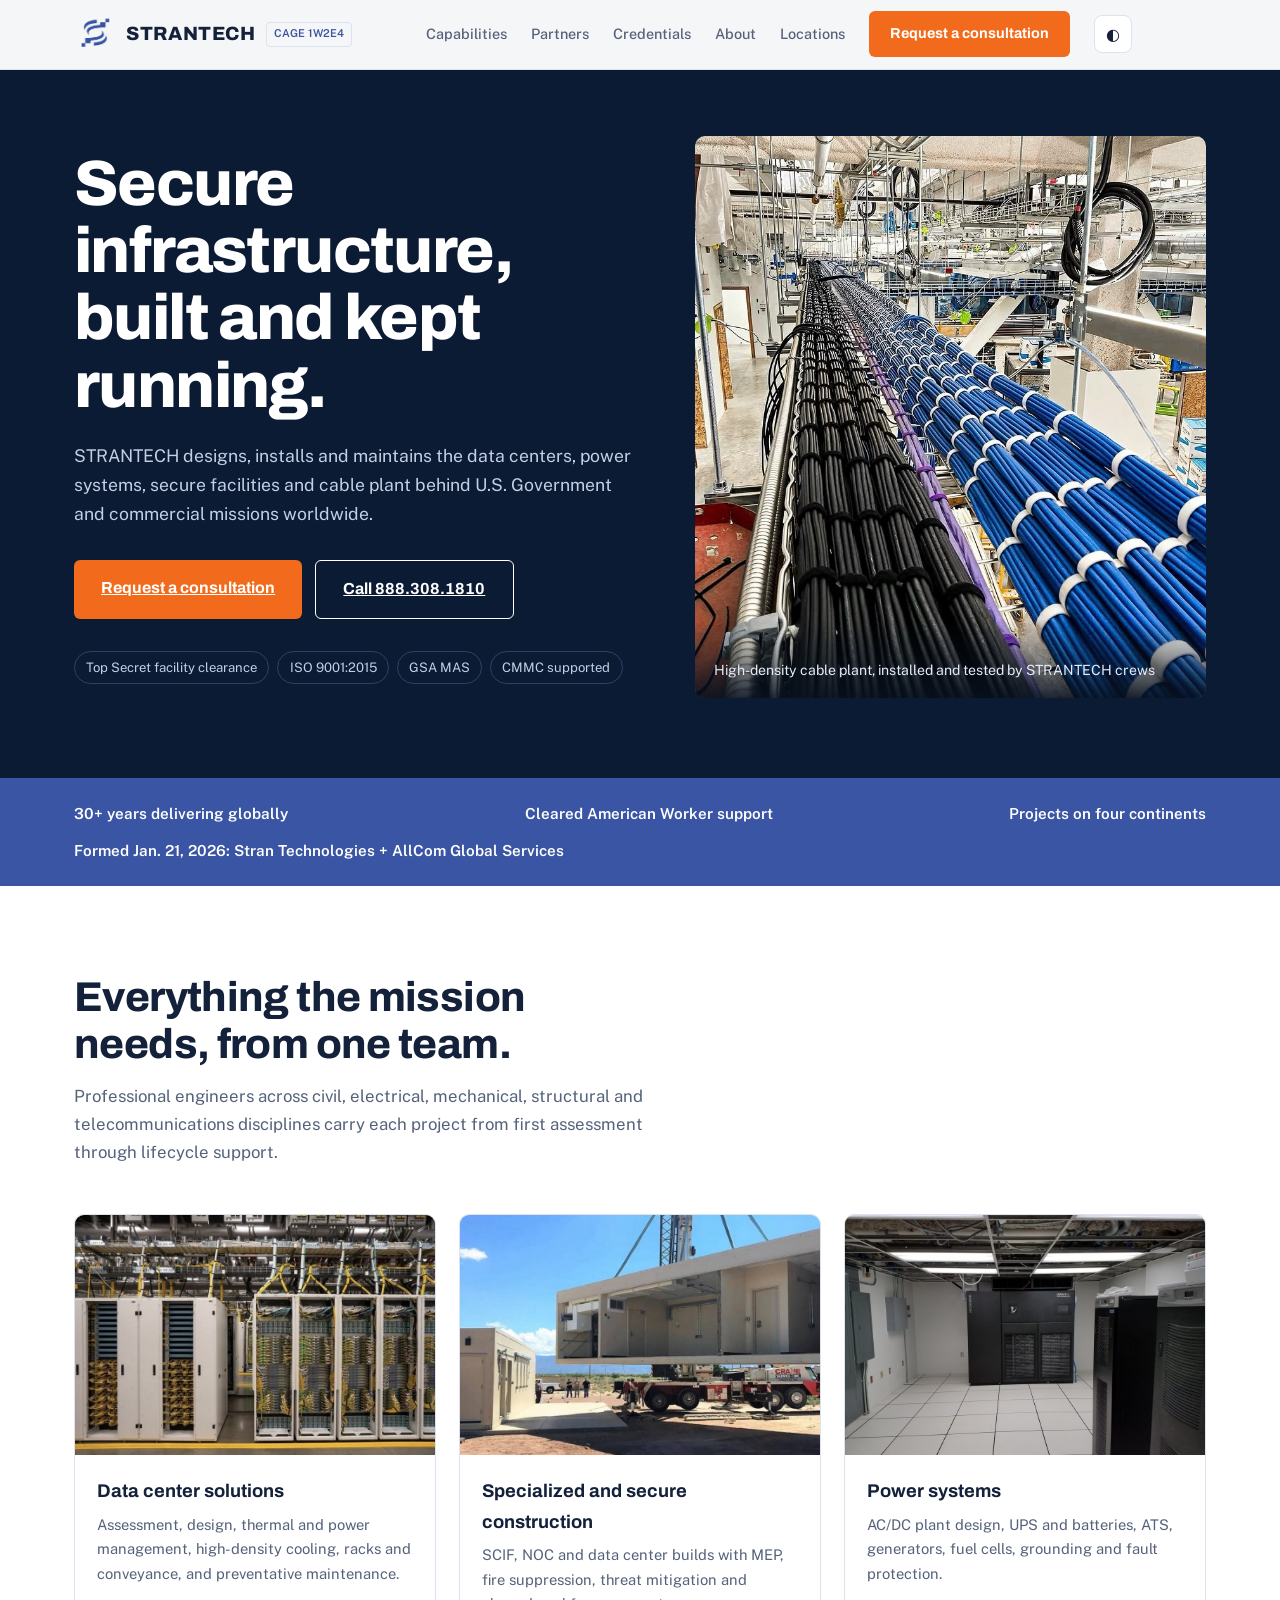
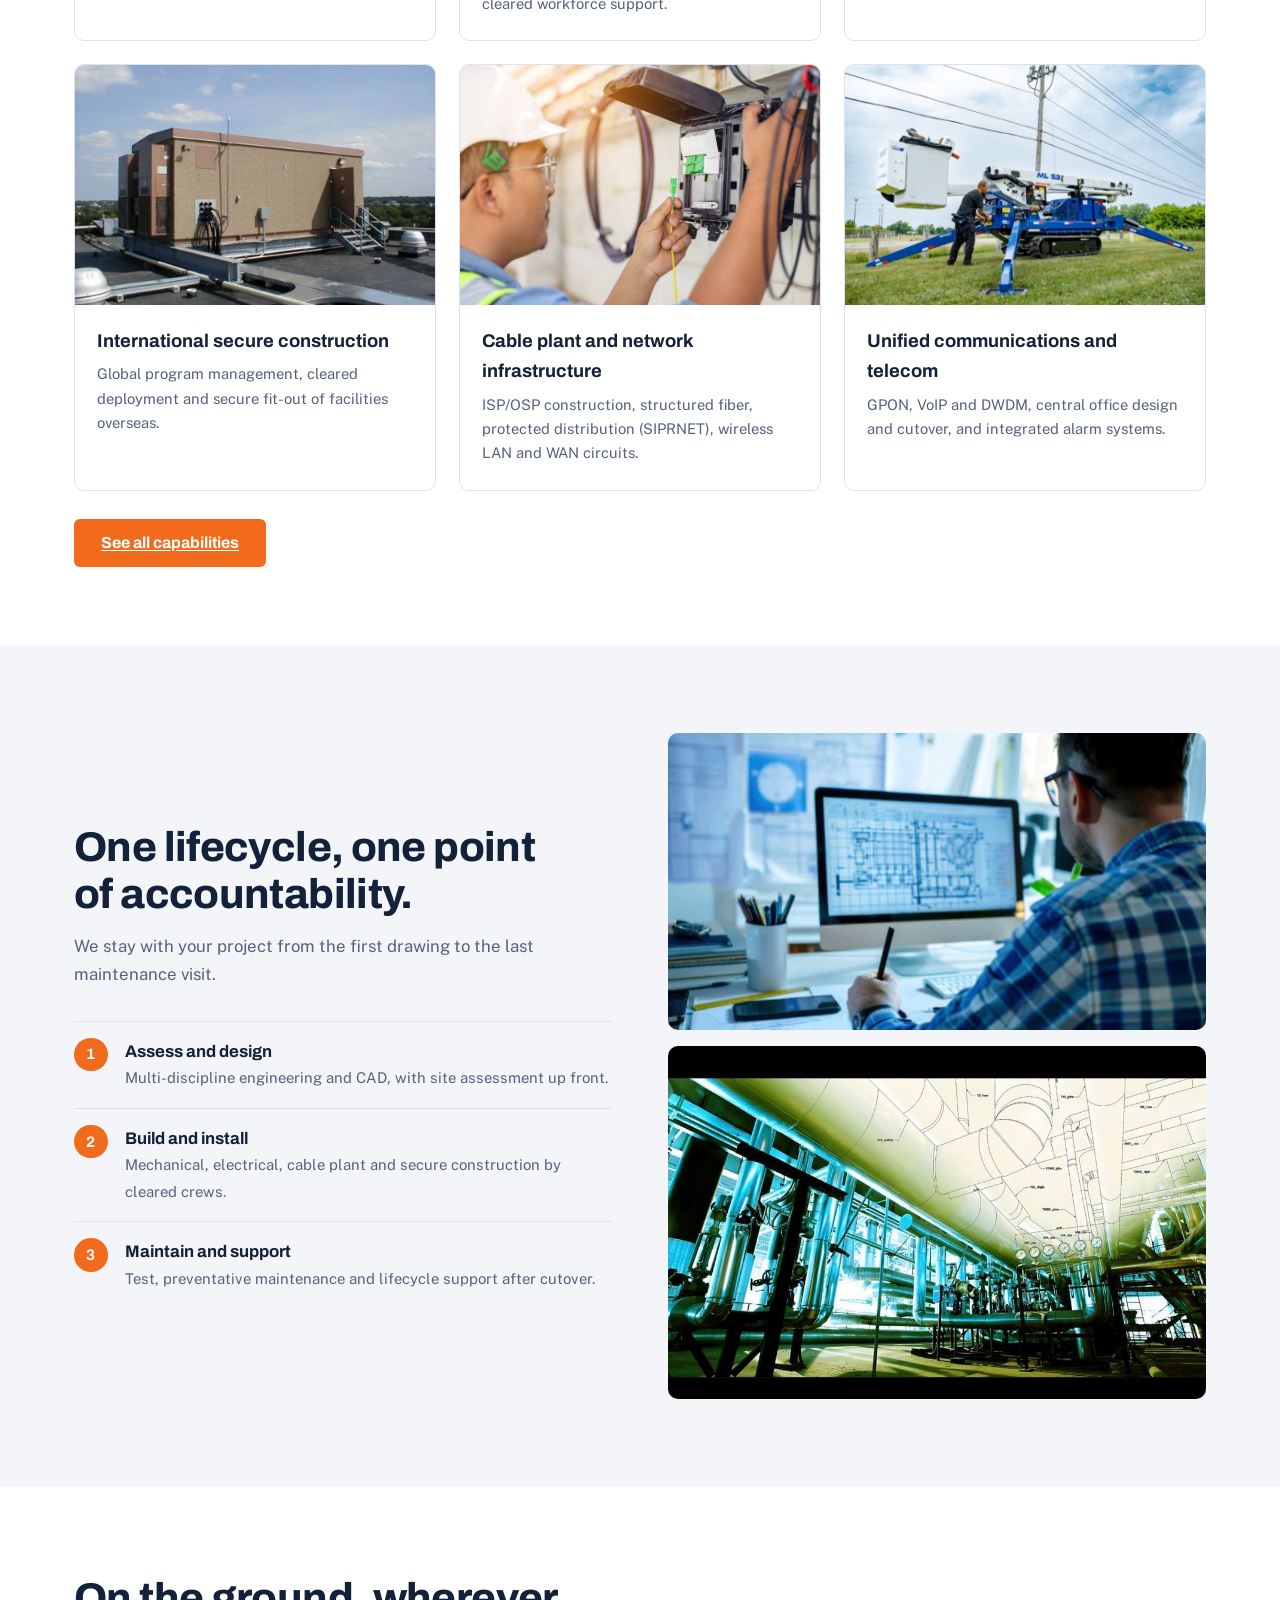
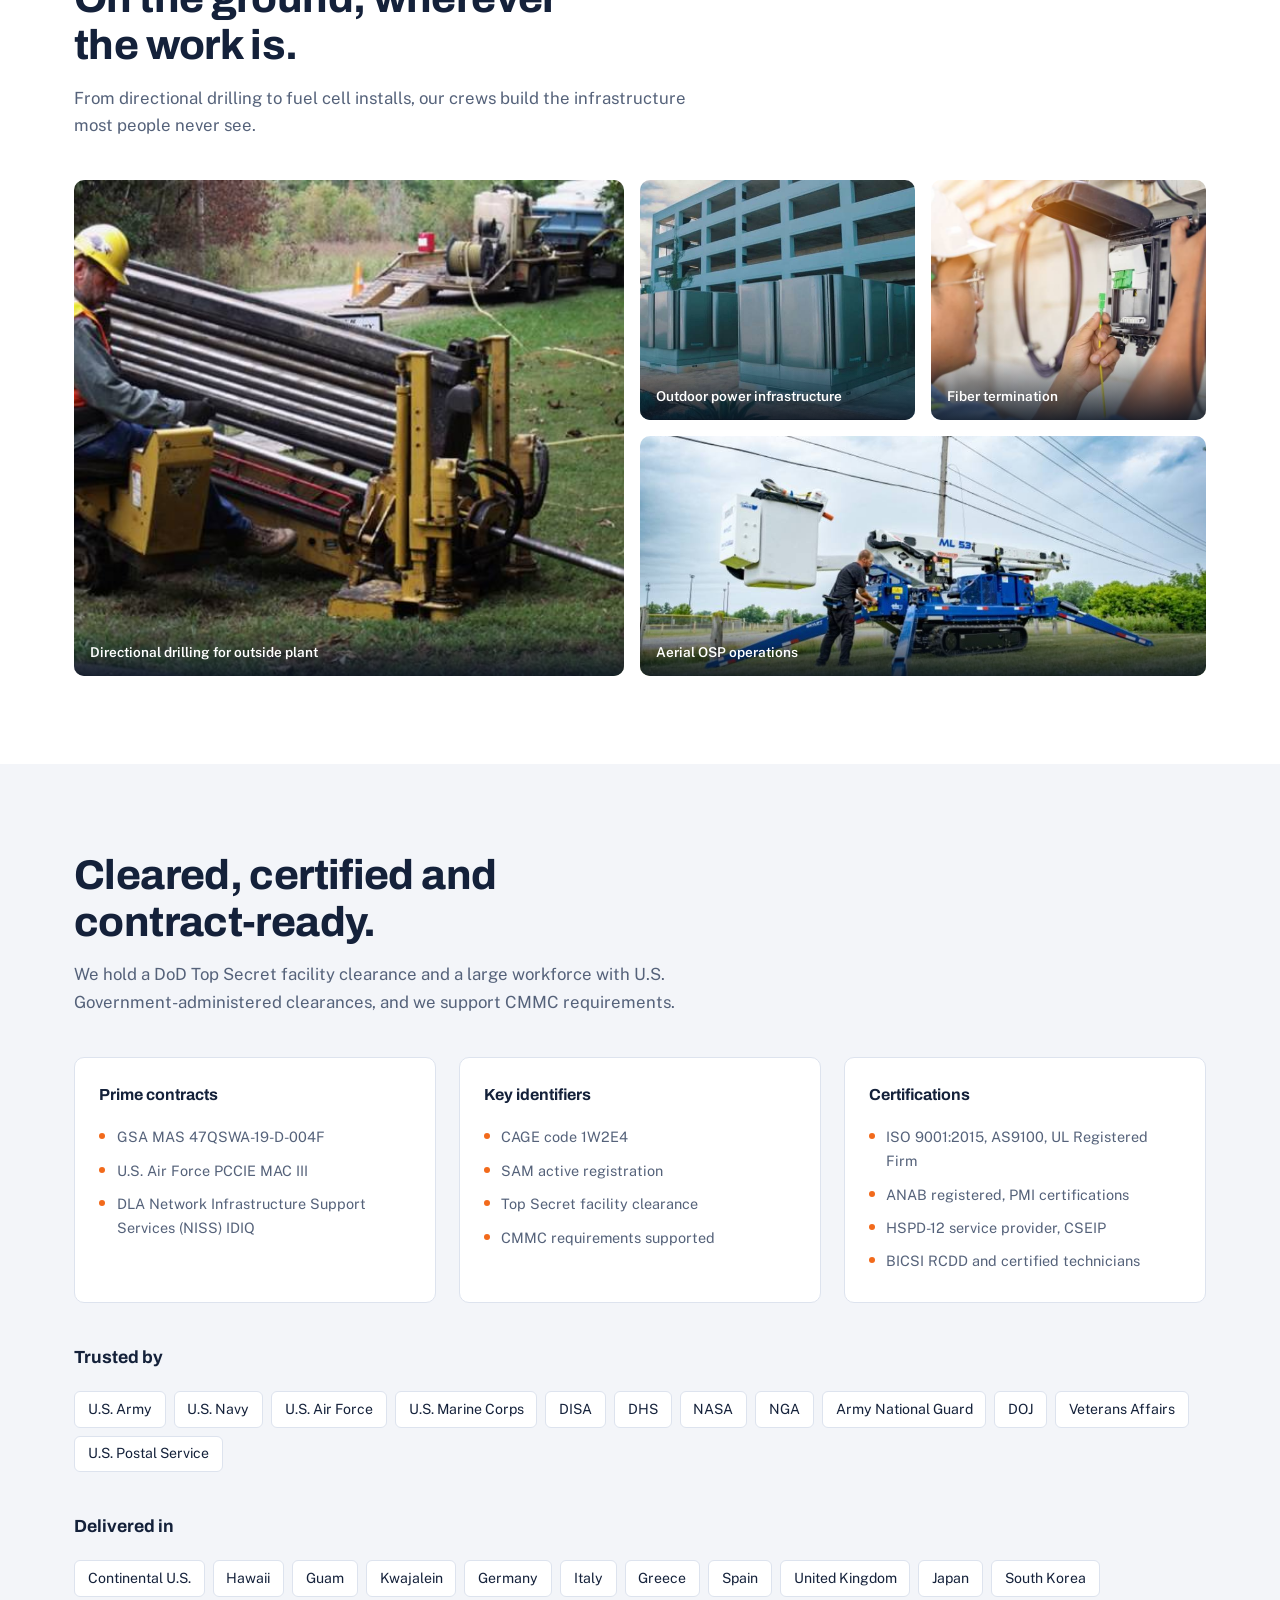
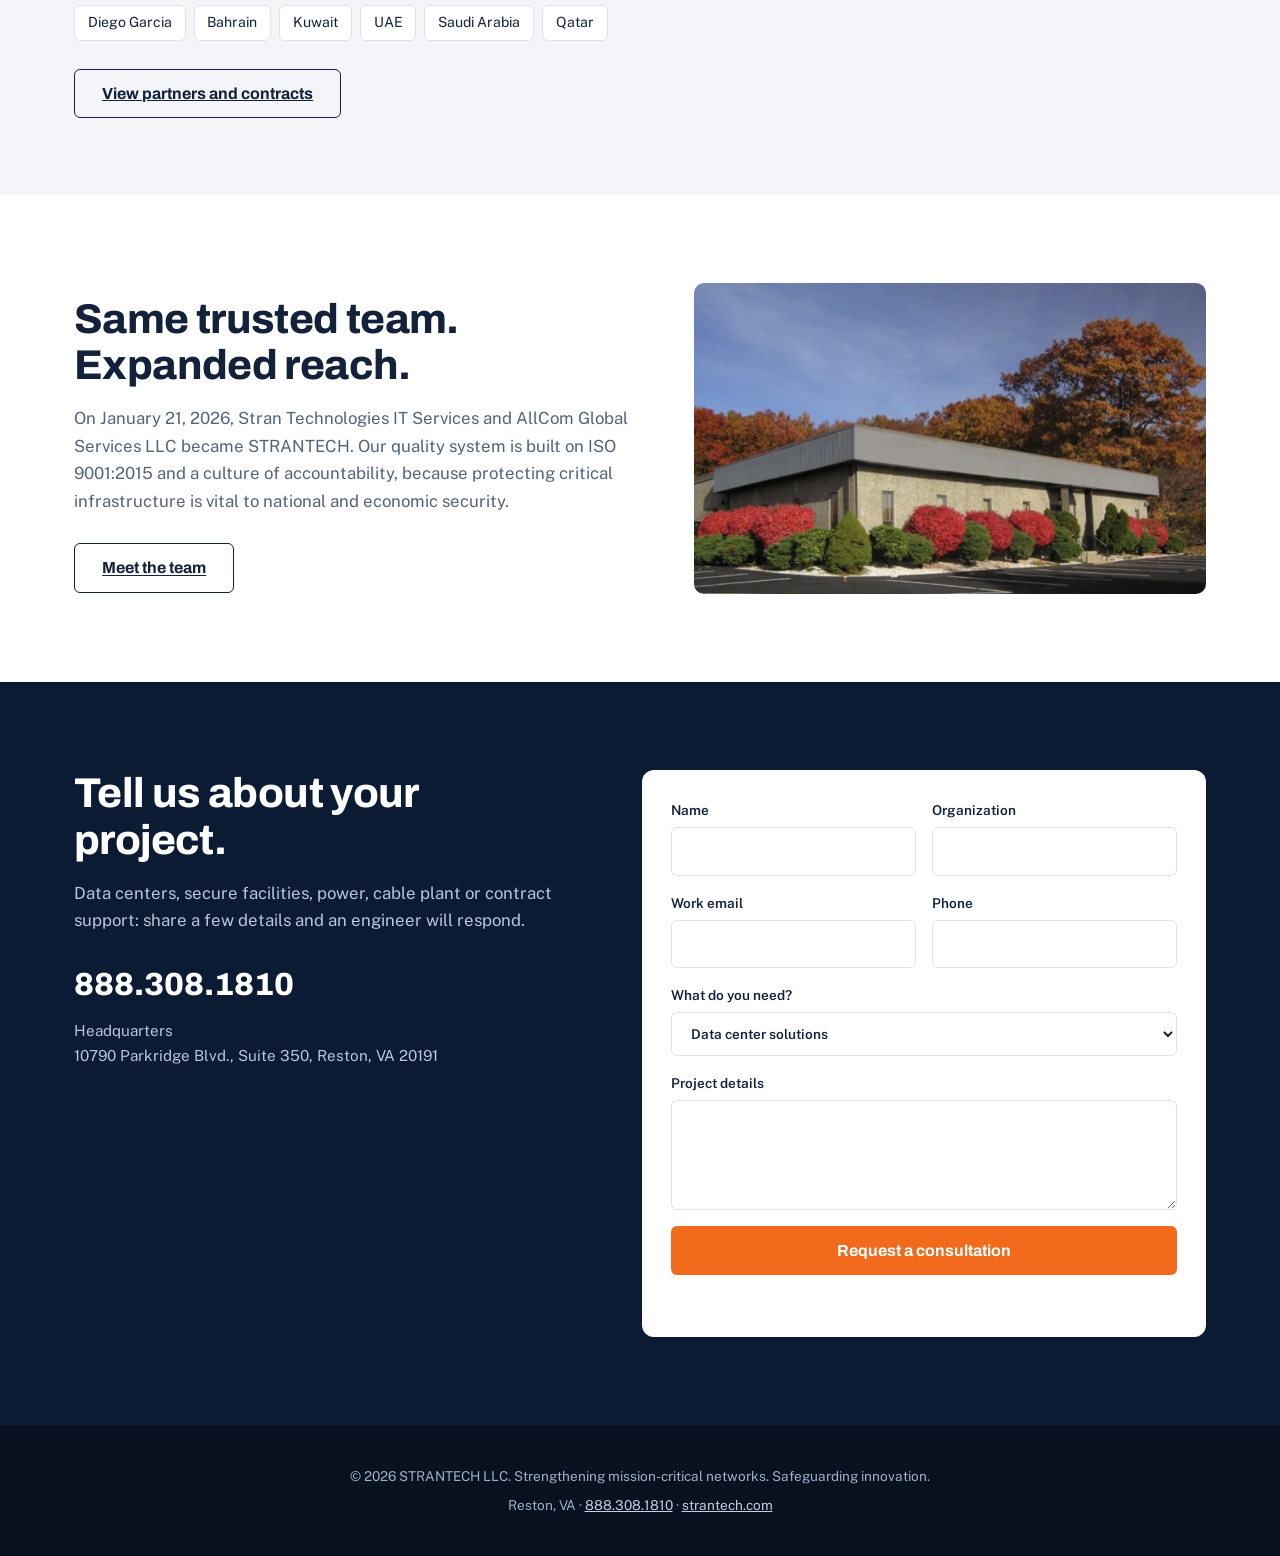
<file: index.html>
<!DOCTYPE html>
<html lang="en">
<head>
<meta charset="UTF-8"><meta name="viewport" content="width=device-width,initial-scale=1">
<title>STRANTECH | Mission-Critical Infrastructure & Defense</title>
<meta name="description" content="STRANTECH designs, builds and maintains data centers, power systems, secure facilities and cable plant for defense, government and commercial customers. CAGE 1W2E4. Top Secret facility clearance.">
<link rel="icon" type="image/png" href="images/strantech-logo.png">
<link rel="stylesheet" href="polish.css">
<style>
*{margin:0;padding:0;box-sizing:border-box}html{scroll-behavior:smooth}
body{line-height:1.65;overflow-x:hidden}img{display:block;max-width:100%}
.wrap{max-width:1180px;margin:0 auto;padding:0 1.5rem}section{padding:5.5rem 0}.alt{background:var(--bg-alt)}
header{position:fixed;top:0;left:0;right:0;z-index:100;border-bottom:1px solid var(--border);backdrop-filter:blur(12px)}
.nav-container{max-width:1180px;margin:0 auto;padding:.7rem 1.5rem;display:flex;align-items:center;justify-content:space-between;gap:1.5rem}
.logo-group{display:flex;align-items:center;gap:.65rem;text-decoration:none;color:var(--text)}.logo-group img{height:38px}
.logo-text{font-weight:800;font-size:1.2rem;letter-spacing:.03em}
.cage-badge{font-size:.68rem;font-weight:600;color:var(--blue);border:1px solid var(--border);padding:.15rem .45rem;border-radius:4px}
nav{display:flex;align-items:center;gap:1.5rem}nav a{color:var(--muted);text-decoration:none;font-size:.9rem;font-weight:500}nav a:hover{color:var(--text)}nav a.btn{color:#fff}
.icon-btn{width:38px;height:38px;border:1px solid var(--border);background:var(--card);color:var(--text);border-radius:8px;cursor:pointer;font-size:1rem}
.mobile-toggle{display:none}
.mobile-menu{display:none;position:fixed;top:60px;left:0;right:0;background:var(--bg);padding:1rem 1.5rem 1.5rem;z-index:99;flex-direction:column;gap:.4rem;border-bottom:1px solid var(--border)}
.mobile-menu.open{display:flex}.mobile-menu a{color:var(--text);text-decoration:none;padding:.65rem 0;border-bottom:1px solid var(--border)}.mobile-menu a.btn{color:#fff;border:0;margin-top:.6rem}
/* hero */
.hero{padding:8.5rem 0 5rem;background:var(--ink);color:#fff}
.hero .wrap{display:grid;grid-template-columns:1.05fr .95fr;gap:3.5rem;align-items:center}
h1{font-size:clamp(2.4rem,5vw,4rem);line-height:1.05;font-weight:800;letter-spacing:-.025em}
.hero p{color:#c3cfe4;font-size:1.1rem;max-width:52ch;margin:1.4rem 0 2rem}
.hero .row{display:flex;flex-wrap:wrap;gap:.8rem}.hero .btn-outline{color:#fff}
.chips{display:flex;flex-wrap:wrap;gap:.5rem;margin-top:2rem}.chips span{font-size:.82rem;border:1px solid #2c4268;color:#c3cfe4;padding:.3rem .7rem;border-radius:99px}
.hero-img{position:relative;border-radius:10px;overflow:hidden;aspect-ratio:4/4.4}
.hero-img img{width:100%;height:100%;object-fit:cover}
.hero-img figcaption{position:absolute;left:0;right:0;bottom:0;padding:2.5rem 1.2rem 1rem;background:linear-gradient(transparent,rgba(7,17,31,.9));font-size:.88rem;color:#e6ecf7}
/* proof */
.proof{background:var(--blue);color:#fff;padding:1.4rem 0}.proof .wrap{display:flex;flex-wrap:wrap;justify-content:space-between;gap:.8rem 2rem;font-weight:600;font-size:.95rem}
h2{font-size:clamp(1.8rem,3.4vw,2.6rem);line-height:1.12;max-width:20ch}.lead{color:var(--muted);max-width:62ch;margin-top:1rem;font-size:1.05rem}
/* capability cards */
.caps{display:grid;grid-template-columns:repeat(3,1fr);gap:1.4rem;margin-top:3rem}
.cap{background:var(--card);border:1px solid var(--border);border-radius:10px;overflow:hidden;display:flex;flex-direction:column}
.cap img{width:100%;aspect-ratio:3/2;object-fit:cover}.cap div{padding:1.3rem 1.4rem 1.5rem}
.cap h3{font-size:1.15rem;margin-bottom:.4rem}.cap p{color:var(--muted);font-size:.92rem}
.more{margin-top:2.5rem}
/* lifecycle */
.split{display:grid;grid-template-columns:1fr 1fr;gap:3.5rem;align-items:center}
.split img{border-radius:10px;width:100%}.steps{list-style:none;margin-top:2rem;counter-reset:s}
.steps li{counter-increment:s;padding:1rem 0 1rem 3.2rem;border-top:1px solid var(--border);position:relative}
.steps li::before{content:counter(s);position:absolute;left:0;top:1rem;width:2.1rem;height:2.1rem;border-radius:50%;background:var(--signal);color:#fff;font:700 .95rem 'Archivo';display:grid;place-items:center}
.steps b{display:block;font-family:'Archivo';font-size:1.05rem}.steps span{color:var(--muted);font-size:.93rem}
/* field strip */
.strip{display:grid;grid-template-columns:2fr 1fr 1fr;grid-template-rows:240px 240px;gap:1rem;margin-top:2.5rem}
.strip figure{position:relative;border-radius:10px;overflow:hidden}.strip figure:first-child{grid-row:span 2}
.strip img{width:100%;height:100%;object-fit:cover}
.strip figcaption{position:absolute;left:0;bottom:0;right:0;padding:1.8rem 1rem .8rem;background:linear-gradient(transparent,rgba(7,17,31,.85));color:#fff;font-size:.85rem;font-weight:600}
/* credentials */
.cred{display:grid;grid-template-columns:repeat(3,1fr);gap:1.4rem;margin-top:2.5rem}
.box{background:var(--card);border:1px solid var(--border);border-radius:10px;padding:1.5rem}
.box h3{font-size:1rem;margin-bottom:.8rem}.box li{list-style:none;font-size:.9rem;color:var(--muted);padding:.3rem 0 .3rem 1.1rem;position:relative}
.box li::before{content:"";position:absolute;left:0;top:.8rem;width:6px;height:6px;border-radius:50%;background:var(--signal)}
.tags{display:flex;flex-wrap:wrap;gap:.5rem;margin-top:1.2rem}.tags span{background:var(--card);border:1px solid var(--border);padding:.35rem .8rem;border-radius:6px;font-size:.88rem}
h3.sub{margin-top:2.5rem;font-size:1.1rem}
/* about */
.about{display:grid;grid-template-columns:1.1fr 1fr;gap:3.5rem;align-items:center}.about img{border-radius:10px;width:100%}
/* contact */
.contact{background:var(--ink);color:#fff}.contact h2{color:#fff}.contact .lead{color:#b9c6dd}
.contact .wrap{display:grid;grid-template-columns:1fr 1.1fr;gap:3.5rem}
.direct{margin-top:2rem;display:grid;gap:1rem}.direct a.big{font:800 2rem 'Archivo';color:#fff;text-decoration:none}.direct p{color:#b9c6dd;font-size:.95rem}
form{background:var(--card);color:var(--text);border-radius:12px;padding:1.8rem;display:grid;gap:1rem}
.r2{display:grid;grid-template-columns:1fr 1fr;gap:1rem}label{font-size:.85rem;font-weight:600;display:grid;gap:.35rem}
input,select,textarea{font:inherit;padding:.75rem .9rem;border:1px solid var(--border);border-radius:6px;background:var(--bg);color:var(--text);width:100%}
textarea{min-height:110px;resize:vertical}form .btn{border:0;cursor:pointer;font-size:1rem;padding:1rem}#formStatus{font-size:.9rem;min-height:1.2em;color:var(--muted)}
footer{padding:2.5rem 1.5rem;text-align:center;color:#9fb0c9;font-size:.85rem}footer a{color:#c3cfe4}
@media(max-width:980px){nav{display:none}.mobile-toggle{display:block}.hero .wrap,.split,.about,.contact .wrap{grid-template-columns:1fr}.caps,.cred{grid-template-columns:1fr 1fr}.hero-img{aspect-ratio:16/10}}
@media(max-width:640px){section{padding:3.8rem 0}.caps,.cred,.r2{grid-template-columns:1fr}.strip{grid-template-columns:1fr;grid-template-rows:none}.strip figure,.strip figure:first-child{grid-row:auto;height:220px}.cage-badge{display:none}.hero{padding-top:6.5rem}}
</style>
</head>
<body>
<header><div class="nav-container">
<a href="index.html" class="logo-group"><img src="images/strantech-logo.png" alt=""><span class="logo-text">STRANTECH</span><span class="cage-badge">CAGE 1W2E4</span></a>
<nav><a href="capabilities.html">Capabilities</a><a href="partners.html">Partners</a><a href="#credentials">Credentials</a><a href="about.html">About</a><a href="locations.html">Locations</a><a href="#contact" class="btn btn-primary">Request a consultation</a><button class="icon-btn" id="theme" aria-label="Toggle dark mode">◐</button></nav>
<div style="display:flex;gap:.5rem"><button class="icon-btn mobile-toggle" id="menuBtn" aria-label="Menu">☰</button></div>
</div></header>
<div class="mobile-menu" id="menu"><a href="capabilities.html">Capabilities</a><a href="partners.html">Partners</a><a href="#credentials">Credentials</a><a href="about.html">About</a><a href="locations.html">Locations</a><a href="#contact" class="btn btn-primary">Request a consultation</a></div>

<section class="hero" style="padding:8.5rem 0 5rem"><div class="wrap">
<div>
<h1>Secure infrastructure, built and kept running.</h1>
<p>STRANTECH designs, installs and maintains the data centers, power systems, secure facilities and cable plant behind U.S. Government and commercial missions worldwide.</p>
<div class="row"><a href="#contact" class="btn btn-primary btn-lg">Request a consultation</a><a href="tel:+18883081810" class="btn btn-outline btn-lg">Call 888.308.1810</a></div>
<div class="chips"><span>Top Secret facility clearance</span><span>ISO 9001:2015</span><span>GSA MAS</span><span>CMMC supported</span></div>
</div>
<figure class="hero-img"><img src="images/high-density-cable-plant.jpg" alt="Bundled blue and black cable plant running along overhead tray in a large facility"><figcaption>High-density cable plant, installed and tested by STRANTECH crews</figcaption></figure>
</div></section>

<div class="proof"><div class="wrap"><span>30+ years delivering globally</span><span>Cleared American Worker support</span><span>Projects on four continents</span><span>Formed Jan. 21, 2026: Stran Technologies + AllCom Global Services</span></div></div>

<section id="capabilities"><div class="wrap">
<h2>Everything the mission needs, from one team.</h2>
<p class="lead">Professional engineers across civil, electrical, mechanical, structural and telecommunications disciplines carry each project from first assessment through lifecycle support.</p>
<div class="caps">
<article class="cap"><img src="images/data-center-infrastructure.jpg" alt="Data center aisle with fiber patch racks" loading="lazy"><div><h3>Data center solutions</h3><p>Assessment, design, thermal and power management, high-density cooling, racks and conveyance, and preventative maintenance.</p></div></article>
<article class="cap"><img src="images/modular-scif-buildouts.jpg" alt="Modular SCIF building lifted into place by crane" loading="lazy"><div><h3>Specialized and secure construction</h3><p>SCIF, NOC and data center builds with MEP, fire suppression, threat mitigation and cleared workforce support.</p></div></article>
<article class="cap"><img src="images/power-ups-systems.jpg" alt="Floor-standing UPS cabinets and precision cooling unit in an equipment room" loading="lazy"><div><h3>Power systems</h3><p>AC/DC plant design, UPS and batteries, ATS, generators, fuel cells, grounding and fault protection.</p></div></article>
<article class="cap"><img src="images/secure-facilities.jpg" alt="Rooftop secure equipment shelter with cable entries" loading="lazy"><div><h3>International secure construction</h3><p>Global program management, cleared deployment and secure fit-out of facilities overseas.</p></div></article>
<article class="cap"><img src="images/fiber-optic-installation.jpg" alt="Technician connecting a fiber optic cable at an enclosure" loading="lazy"><div><h3>Cable plant and network infrastructure</h3><p>ISP/OSP construction, structured fiber, protected distribution (SIPRNET), wireless LAN and WAN circuits.</p></div></article>
<article class="cap"><img src="images/osp-aerial-operations.jpg" alt="Aerial lift crew working at a utility pole" loading="lazy"><div><h3>Unified communications and telecom</h3><p>GPON, VoIP and DWDM, central office design and cutover, and integrated alarm systems.</p></div></article>
</div>
<div class="more"><a href="capabilities.html" class="btn btn-primary btn-lg">See all capabilities</a></div>
</div></section>

<section class="alt"><div class="wrap split">
<div><h2>One lifecycle, one point of accountability.</h2>
<p class="lead">We stay with your project from the first drawing to the last maintenance visit.</p>
<ol class="steps">
<li><b>Assess and design</b><span>Multi-discipline engineering and CAD, with site assessment up front.</span></li>
<li><b>Build and install</b><span>Mechanical, electrical, cable plant and secure construction by cleared crews.</span></li>
<li><b>Maintain and support</b><span>Test, preventative maintenance and lifecycle support after cutover.</span></li></ol></div>
<div style="display:grid;gap:1rem"><img src="images/design-engineering-cad.jpg" alt="Engineer reviewing a facility plan on a CAD workstation" loading="lazy"><img src="images/mechanical-piping-systems.jpg" alt="Mechanical piping system overlaid with engineering drawings" loading="lazy"></div>
</div></section>

<section><div class="wrap">
<h2>On the ground, wherever the work is.</h2>
<p class="lead">From directional drilling to fuel cell installs, our crews build the infrastructure most people never see.</p>
<div class="strip">
<figure><img src="images/directional-drilling-osp.jpg" alt="Operator running a horizontal directional drill" loading="lazy"><figcaption>Directional drilling for outside plant</figcaption></figure>
<figure><img src="images/outdoor-power-infrastructure.jpg" alt="Outdoor fuel cell power units beside a parking structure" loading="lazy"><figcaption>Outdoor power infrastructure</figcaption></figure>
<figure><img src="images/fiber-optic-installation.jpg" alt="Technician terminating fiber" loading="lazy"><figcaption>Fiber termination</figcaption></figure>
<figure style="grid-column:span 2"><img src="images/osp-aerial-operations.jpg" alt="Aerial lift crew at a utility pole" loading="lazy"><figcaption>Aerial OSP operations</figcaption></figure>
</div></div></section>

<section id="credentials" class="alt"><div class="wrap">
<h2>Cleared, certified and contract-ready.</h2>
<p class="lead">We hold a DoD Top Secret facility clearance and a large workforce with U.S. Government-administered clearances, and we support CMMC requirements.</p>
<div class="cred">
<div class="box"><h3>Prime contracts</h3><ul><li>GSA MAS 47QSWA-19-D-004F</li><li>U.S. Air Force PCCIE MAC III</li><li>DLA Network Infrastructure Support Services (NISS) IDIQ</li></ul></div>
<div class="box"><h3>Key identifiers</h3><ul><li>CAGE code 1W2E4</li><li>SAM active registration</li><li>Top Secret facility clearance</li><li>CMMC requirements supported</li></ul></div>
<div class="box"><h3>Certifications</h3><ul><li>ISO 9001:2015, AS9100, UL Registered Firm</li><li>ANAB registered, PMI certifications</li><li>HSPD-12 service provider, CSEIP</li><li>BICSI RCDD and certified technicians</li></ul></div>
</div>
<h3 class="sub">Trusted by</h3>
<div class="tags"><span>U.S. Army</span><span>U.S. Navy</span><span>U.S. Air Force</span><span>U.S. Marine Corps</span><span>DISA</span><span>DHS</span><span>NASA</span><span>NGA</span><span>Army National Guard</span><span>DOJ</span><span>Veterans Affairs</span><span>U.S. Postal Service</span></div>
<h3 class="sub">Delivered in</h3>
<div class="tags"><span>Continental U.S.</span><span>Hawaii</span><span>Guam</span><span>Kwajalein</span><span>Germany</span><span>Italy</span><span>Greece</span><span>Spain</span><span>United Kingdom</span><span>Japan</span><span>South Korea</span><span>Diego Garcia</span><span>Bahrain</span><span>Kuwait</span><span>UAE</span><span>Saudi Arabia</span><span>Qatar</span></div>
<div class="more"><a href="partners.html" class="btn btn-outline btn-lg" style="color:var(--text)">View partners and contracts</a></div>
</div></section>

<section><div class="wrap about">
<div><h2>Same trusted team. Expanded reach.</h2>
<p class="lead">On January 21, 2026, Stran Technologies IT Services and AllCom Global Services LLC became STRANTECH. Our quality system is built on ISO 9001:2015 and a culture of accountability, because protecting critical infrastructure is vital to national and economic security.</p>
<div class="more"><a href="about.html" class="btn btn-outline btn-lg" style="color:var(--text)">Meet the team</a></div></div>
<img src="images/naugatuck-facility.jpg" alt="STRANTECH Naugatuck facility surrounded by autumn foliage" loading="lazy">
</div></section>

<section id="contact" class="contact"><div class="wrap">
<div><h2>Tell us about your project.</h2>
<p class="lead">Data centers, secure facilities, power, cable plant or contract support: share a few details and an engineer will respond.</p>
<div class="direct"><a class="big" href="tel:+18883081810">888.308.1810</a><p>Headquarters<br>10790 Parkridge Blvd., Suite 350, Reston, VA 20191</p></div></div>
<form id="contactForm" action="https://formspree.io/f/YOUR_FORM_ID" method="post">
<div class="r2"><label>Name<input name="name" required autocomplete="name"></label><label>Organization<input name="organization" autocomplete="organization"></label></div>
<div class="r2"><label>Work email<input type="email" name="email" required autocomplete="email"></label><label>Phone<input type="tel" name="phone" autocomplete="tel"></label></div>
<label>What do you need?<select name="interest"><option>Data center solutions</option><option>Secure construction / SCIF</option><option>Power systems</option><option>Cable plant and network</option><option>Telecom</option><option>Contract vehicle question</option><option>Something else</option></select></label>
<label>Project details<textarea name="message"></textarea></label>
<button class="btn btn-primary" type="submit">Request a consultation</button><p id="formStatus" role="status"></p>
</form></div></section>

<footer><p>© 2026 STRANTECH LLC. Strengthening mission-critical networks. Safeguarding innovation.</p><p style="margin-top:.4rem">Reston, VA · <a href="tel:+18883081810">888.308.1810</a> · <a href="https://www.strantech.com">strantech.com</a></p></footer>
<div class="callbar"><a class="btn btn-outline" style="color:#fff" href="tel:+18883081810">Call</a><a class="btn btn-primary" href="#contact">Request a consultation</a></div>
<script src="polish.js"></script>
<script>
var r=document.documentElement,t=localStorage.getItem('theme');if(t==='dark')r.setAttribute('data-theme','dark');
document.getElementById('theme').onclick=function(){var d=r.getAttribute('data-theme')==='dark';d?r.removeAttribute('data-theme'):r.setAttribute('data-theme','dark');try{localStorage.setItem('theme',d?'light':'dark')}catch(e){}};
var m=document.getElementById('menu');document.getElementById('menuBtn').onclick=function(){m.classList.toggle('open')};m.onclick=function(){m.classList.remove('open')};
</script>
</body></html>
</file>
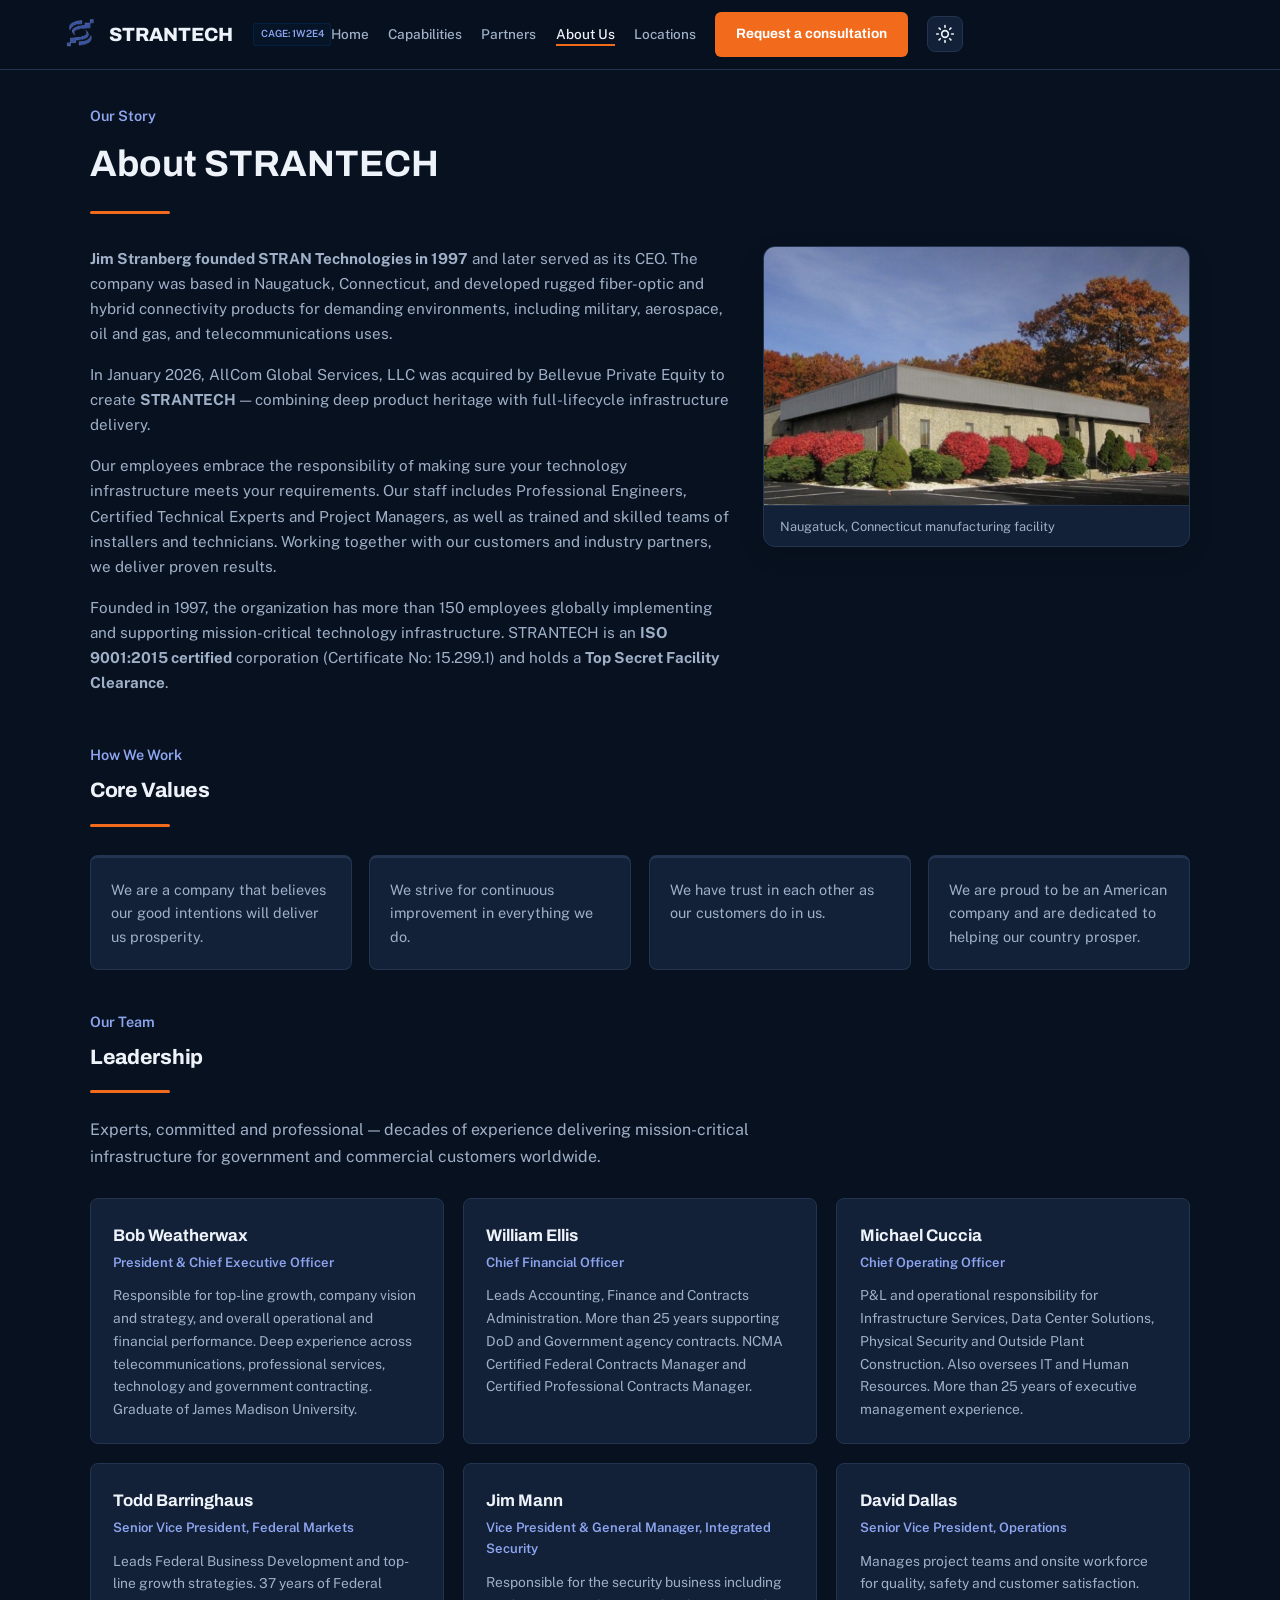
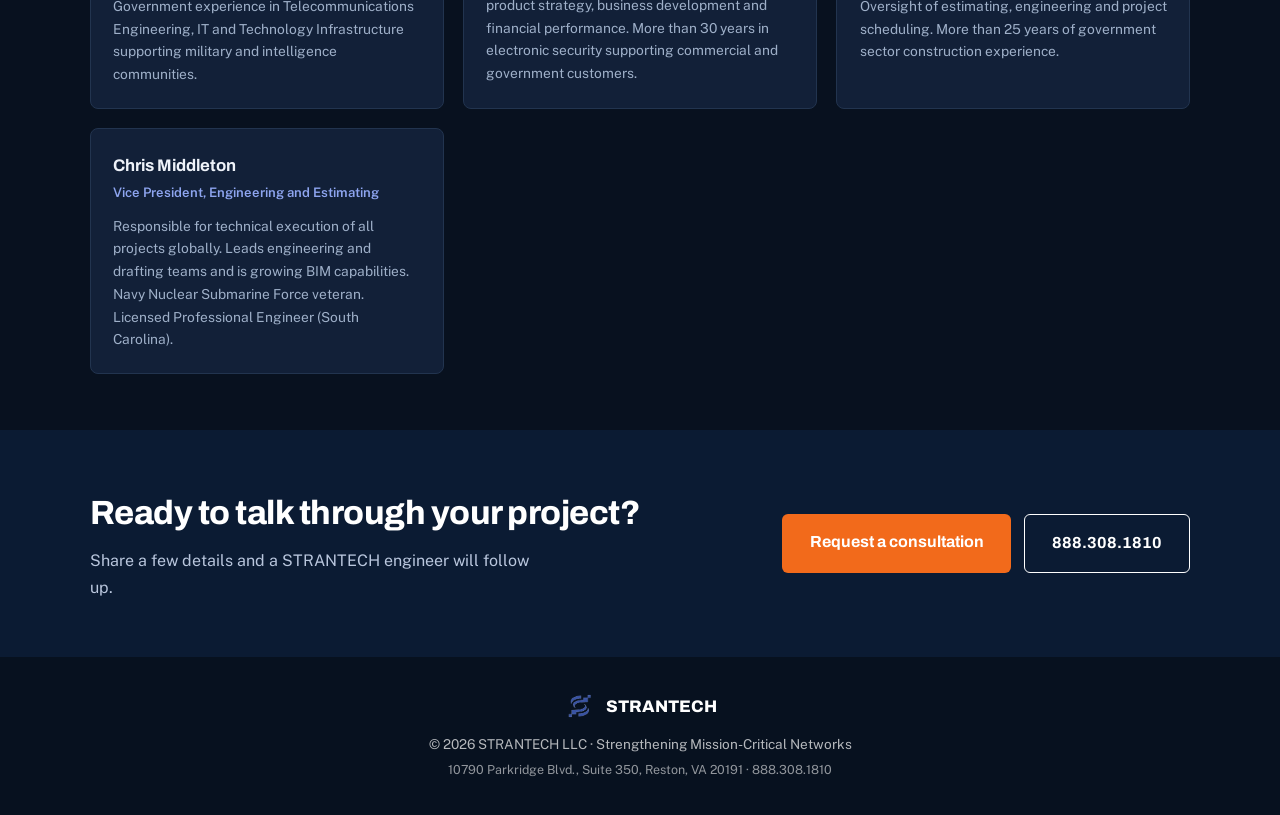
<file: about.html>
<!DOCTYPE html>
<html lang="en">
<head>
  <meta charset="UTF-8" />
  <meta name="viewport" content="width=device-width, initial-scale=1.0" />
  <title>STRANTECH | About Us</title>
  <meta name="description" content="About STRANTECH: cleared professionals delivering mission-critical infrastructure — data centers, power systems, and secure facilities." />
  <link rel="icon" type="image/png" href="[data-uri]" />
  <link href="https://fonts.googleapis.com/css2?family=Inter:wght@400;500;600;700;800&display=swap" rel="stylesheet">
  <style>
    :root { --navy:#0a1628; --blue:#0055a5; --blue-bright:#0070c9; --cyan:#00a3e0; --purple:#6b2d8b; --orange:#e85d04; --text:#1a1a1a; --muted:#5a6577; --bg:#fff; --bg-alt:#f4f6f9; --card:#fff; --border:#e2e8f0; --header-bg:rgba(255,255,255,0.97); }
    [data-theme="dark"] { --text:#f0f4f8; --muted:#94a3b8; --bg:#0a0f1a; --bg-alt:#111827; --card:#1a2332; --border:#2d3748; --header-bg:rgba(10,15,26,0.95); }
    * { margin:0; padding:0; box-sizing:border-box; }
    body { font-family:Inter,system-ui,sans-serif; background:var(--bg); color:var(--text); line-height:1.65; }
    .accent-line { height:3px; width:80px; background:linear-gradient(90deg,var(--purple),var(--orange)); border-radius:2px; margin:1rem 0 1.5rem; }
    header { position:fixed; top:0; left:0; right:0; z-index:100; background:var(--header-bg); backdrop-filter:blur(12px); border-bottom:1px solid var(--border); }
    .nav-container { max-width:1200px; margin:0 auto; padding:0.75rem 1.25rem; display:flex; align-items:center; justify-content:space-between; }
    .logo-group { display:flex; align-items:center; gap:0.6rem; text-decoration:none; }
    .logo-group img { height:36px; }
    .logo-text { font-weight:800; font-size:1.2rem; color:var(--text); }
    .cage-badge { font-size:0.62rem; font-weight:600; background:rgba(0,85,165,0.08); color:var(--blue); padding:0.15rem 0.4rem; border-radius:3px; border:1px solid rgba(0,85,165,0.2); }
    nav { display:flex; align-items:center; gap:1.2rem; }
    nav a { color:var(--muted); text-decoration:none; font-size:0.85rem; font-weight:500; }
    nav a:hover, nav a.active { color:var(--blue); }
    .btn { display:inline-flex; padding:0.55rem 1.1rem; border-radius:4px; font-weight:600; font-size:0.85rem; text-decoration:none; }
    .btn-primary { background:var(--blue); color:#fff; }
    .theme-toggle, .mobile-toggle { background:none; border:1px solid var(--border); color:var(--text); width:40px; height:40px; border-radius:4px; cursor:pointer; font-size:1.1rem; display:flex; align-items:center; justify-content:center; }
    .mobile-toggle { display:none; } #themeToggleMobile { display:none; }
    @media (max-width:980px) { nav { display:none; } .mobile-toggle, #themeToggleMobile { display:flex; } #themeToggle { display:none; } }
    .mobile-menu { display:none; position:fixed; top:58px; left:0; right:0; background:var(--header-bg); border-bottom:1px solid var(--border); padding:1rem 1.25rem; z-index:99; flex-direction:column; gap:0.5rem; }
    .mobile-menu.open { display:flex; }
    .mobile-menu a { color:var(--text); text-decoration:none; font-weight:500; padding:0.5rem 0; border-bottom:1px solid var(--border); }
    section { padding:6.5rem 1.25rem 3.5rem; }
    .container { max-width:1100px; margin:0 auto; }
    .section-label { font-size:0.72rem; font-weight:600; letter-spacing:0.12em; text-transform:uppercase; color:var(--blue); margin-bottom:0.4rem; }
    h1 { font-size:clamp(1.7rem,3.2vw,2.3rem); font-weight:700; }
    h2 { font-size:1.3rem; font-weight:700; margin-bottom:0.5rem; }
    .lead { font-size:1rem; color:var(--muted); max-width:720px; }
    .about-grid { display:grid; grid-template-columns:1.2fr 0.8fr; gap:2rem; margin:2rem 0; align-items:start; }
    @media (max-width:800px) { .about-grid { grid-template-columns:1fr; } }
    .about-text p { margin-bottom:1rem; color:var(--muted); font-size:0.95rem; }
    .cable-photos { display:grid; grid-template-columns:1fr 1fr; gap:0.75rem; }
    .cable-photos img { width:100%; border-radius:6px; border:1px solid var(--border); background:#f8fafc; }
    .values-grid { display:grid; grid-template-columns:repeat(auto-fit,minmax(240px,1fr)); gap:1.1rem; margin:1.75rem 0 2.5rem; }
    .value-card { background:var(--card); border:1px solid var(--border); border-radius:8px; padding:1.25rem; border-top:3px solid var(--purple); }
    .value-card p { font-size:0.9rem; color:var(--muted); }
    .lead-grid { display:grid; grid-template-columns:repeat(auto-fit,minmax(280px,1fr)); gap:1.2rem; margin-top:1.75rem; }
    .lead-card { background:var(--card); border:1px solid var(--border); border-radius:6px; padding:1.4rem; }
    .lead-card h3 { font-size:1.05rem; margin-bottom:0.15rem; }
    .lead-card .title { font-size:0.82rem; font-weight:600; color:var(--blue); margin-bottom:0.7rem; }
    [data-theme="dark"] .lead-card .title { color:var(--cyan); }
    .lead-card p { font-size:0.86rem; color:var(--muted); }
    footer { background:var(--navy); color:rgba(255,255,255,0.7); padding:2.2rem 1.25rem; text-align:center; font-size:0.85rem; }
    footer .logo-text { color:#fff; }
  </style>
<style>
/* STRANTECH header polish: professional icon buttons + mobile fit */
.nav-container{min-width:0}
.logo-group{min-width:0;flex-shrink:1}
.logo-text{white-space:nowrap}
.nav-actions{display:flex;gap:.5rem;align-items:center;flex-shrink:0;margin-left:auto}.cage-badge{margin-left:.65rem;}.about-photo{border:1px solid var(--border);border-radius:12px;overflow:hidden;box-shadow:0 8px 24px rgba(0,0,0,0.12);background:var(--card);align-self:start;margin:0;}.about-photo img{width:100%;height:auto;display:block;}.about-photo figcaption{padding:0.6rem 1rem;font-size:0.8rem;color:var(--muted);border-top:1px solid var(--border);}
.theme-toggle,.mobile-toggle{margin-right:0;align-items:center;justify-content:center;border:1px solid var(--border);background:var(--card);border-radius:8px;color:var(--text);cursor:pointer;flex-shrink:0;padding:0;line-height:0}
.theme-toggle svg,.mobile-toggle svg{width:20px;height:20px;display:block}
.theme-toggle:hover,.mobile-toggle:hover{border-color:var(--blue);color:var(--blue)}
[data-theme="dark"] .theme-toggle:hover,[data-theme="dark"] .mobile-toggle:hover{border-color:var(--cyan);color:var(--cyan)}
@media (min-width:981px){#themeToggle{display:inline-flex;width:36px;height:36px}}
@media (max-width:980px){
  .nav-container{gap:.75rem;padding:.65rem .9rem}
  .logo-group{gap:.55rem}
  .mobile-toggle,#themeToggleMobile{width:42px;height:42px}
}
@media (max-width:430px){
  .cage-badge{display:none}
  .logo-group img{height:32px}
  .logo-text{font-size:1.05rem;overflow:hidden;text-overflow:ellipsis}
}
</style>
<link rel="stylesheet" href="polish.css">
</head>
<body>
  <header>
    <div class="nav-container">
      <a href="index.html" class="logo-group">
        <img src="images/strantech-logo.png" alt="STRANTECH" />
        <span class="logo-text">STRANTECH</span>
        <span class="cage-badge">CAGE: 1W2E4</span>
      </a>
      <nav>
        <a href="index.html">Home</a>
        <a href="capabilities.html">Capabilities</a>
        <a href="partners.html">Partners</a>
        <a href="about.html" class="active">About Us</a>
        <a href="locations.html">Locations</a>
        <a href="index.html#contact" class="btn btn-primary">Request a consultation</a>
        <button class="theme-toggle" id="themeToggle"><svg viewBox="0 0 24 24" fill="none" stroke="currentColor" stroke-width="2" stroke-linecap="round" stroke-linejoin="round" aria-hidden="true"><path d="M21 12.79A9 9 0 1 1 11.21 3 7 7 0 0 0 21 12.79z"/></svg></button>
      </nav>
      <div class="nav-actions">
        <button class="theme-toggle" id="themeToggleMobile"><svg viewBox="0 0 24 24" fill="none" stroke="currentColor" stroke-width="2" stroke-linecap="round" stroke-linejoin="round" aria-hidden="true"><path d="M21 12.79A9 9 0 1 1 11.21 3 7 7 0 0 0 21 12.79z"/></svg></button>
        <button class="mobile-toggle" id="mobileToggle"><svg viewBox="0 0 24 24" fill="none" stroke="currentColor" stroke-width="2" stroke-linecap="round" aria-hidden="true"><path d="M4 7h16M4 12h16M4 17h16"/></svg></button>
      </div>
    </div>
  </header>
  <div class="mobile-menu" id="mobileMenu">
    <a href="index.html" onclick="closeMobile()">Home</a>
    <a href="capabilities.html" onclick="closeMobile()">Capabilities</a>
    <a href="partners.html" onclick="closeMobile()">Partners</a>
    <a href="about.html" onclick="closeMobile()">About Us</a>
    <a href="locations.html" onclick="closeMobile()">Locations</a>
    <a href="index.html#contact" class="btn btn-primary" style="margin-top:0.4rem;" onclick="closeMobile()">Request a consultation</a>
  </div>

  <section>
    <div class="container">
      <div class="section-label">Our Story</div>
      <h1>About STRANTECH</h1>
      <div class="accent-line"></div>

      <div class="about-grid">
        <div class="about-text">
          <p><strong>Jim Stranberg founded STRAN Technologies in 1997</strong> and later served as its CEO. The company was based in Naugatuck, Connecticut, and developed rugged fiber-optic and hybrid connectivity products for demanding environments, including military, aerospace, oil and gas, and telecommunications uses.</p>
          <p>In January 2026, AllCom Global Services, LLC was acquired by Bellevue Private Equity to create <strong>STRANTECH</strong> — combining deep product heritage with full-lifecycle infrastructure delivery.</p>
          <p>Our employees embrace the responsibility of making sure your technology infrastructure meets your requirements. Our staff includes Professional Engineers, Certified Technical Experts and Project Managers, as well as trained and skilled teams of installers and technicians. Working together with our customers and industry partners, we deliver proven results.</p>
          <p>Founded in 1997, the organization has more than 150 employees globally implementing and supporting mission-critical technology infrastructure. STRANTECH is an <strong>ISO 9001:2015 certified</strong> corporation (Certificate No: 15.299.1) and holds a <strong>Top Secret Facility Clearance</strong>.</p>
        </div>
        <figure class="about-photo">
            <img src="images/naugatuck-facility.jpg" alt="Naugatuck, Connecticut manufacturing facility" />
            <figcaption>Naugatuck, Connecticut manufacturing facility</figcaption>
          </figure>
      </div>

      <div class="section-label" style="margin-top:2rem;">How We Work</div>
      <h2>Core Values</h2>
      <div class="accent-line"></div>
      <div class="values-grid">
        <div class="value-card"><p>We are a company that believes our good intentions will deliver us prosperity.</p></div>
        <div class="value-card"><p>We strive for continuous improvement in everything we do.</p></div>
        <div class="value-card"><p>We have trust in each other as our customers do in us.</p></div>
        <div class="value-card"><p>We are proud to be an American company and are dedicated to helping our country prosper.</p></div>
      </div>

      <div class="section-label">Our Team</div>
      <h2>Leadership</h2>
      <div class="accent-line"></div>
      <p class="lead">Experts, committed and professional — decades of experience delivering mission-critical infrastructure for government and commercial customers worldwide.</p>

      <div class="lead-grid">
        <div class="lead-card"><h3>Bob Weatherwax</h3><div class="title">President & Chief Executive Officer</div><p>Responsible for top-line growth, company vision and strategy, and overall operational and financial performance. Deep experience across telecommunications, professional services, technology and government contracting. Graduate of James Madison University.</p></div>
        <div class="lead-card"><h3>William Ellis</h3><div class="title">Chief Financial Officer</div><p>Leads Accounting, Finance and Contracts Administration. More than 25 years supporting DoD and Government agency contracts. NCMA Certified Federal Contracts Manager and Certified Professional Contracts Manager.</p></div>
        <div class="lead-card"><h3>Michael Cuccia</h3><div class="title">Chief Operating Officer</div><p>P&L and operational responsibility for Infrastructure Services, Data Center Solutions, Physical Security and Outside Plant Construction. Also oversees IT and Human Resources. More than 25 years of executive management experience.</p></div>
        <div class="lead-card"><h3>Todd Barringhaus</h3><div class="title">Senior Vice President, Federal Markets</div><p>Leads Federal Business Development and top-line growth strategies. 37 years of Federal Government experience in Telecommunications Engineering, IT and Technology Infrastructure supporting military and intelligence communities.</p></div>
        <div class="lead-card"><h3>Jim Mann</h3><div class="title">Vice President & General Manager, Integrated Security</div><p>Responsible for the security business including product strategy, business development and financial performance. More than 30 years in electronic security supporting commercial and government customers.</p></div>
        <div class="lead-card"><h3>David Dallas</h3><div class="title">Senior Vice President, Operations</div><p>Manages project teams and onsite workforce for quality, safety and customer satisfaction. Oversight of estimating, engineering and project scheduling. More than 25 years of government sector construction experience.</p></div>
        <div class="lead-card"><h3>Chris Middleton</h3><div class="title">Vice President, Engineering and Estimating</div><p>Responsible for technical execution of all projects globally. Leads engineering and drafting teams and is growing BIM capabilities. Navy Nuclear Submarine Force veteran. Licensed Professional Engineer (South Carolina).</p></div>
      </div>
    </div>
  </section>

  <div class="cta-band"><div class="in"><div><h2>Ready to talk through your project?</h2><p>Share a few details and a STRANTECH engineer will follow up.</p></div><div class="row"><a href="index.html#contact" class="btn btn-primary btn-lg">Request a consultation</a><a href="tel:+18883081810" class="btn btn-outline btn-lg">888.308.1810</a></div></div></div>
<div class="callbar"><a class="btn btn-outline" style="color:#fff" href="tel:+18883081810">Call</a><a class="btn btn-primary" href="index.html#contact">Request a consultation</a></div>
<footer>
    <div class="logo-group" style="justify-content:center;margin-bottom:0.7rem;">
      <img src="images/strantech-logo.png" alt="STRANTECH" style="height:30px" />
      <span class="logo-text" style="font-size:1.05rem">STRANTECH</span>
    </div>
    <p>© 2026 STRANTECH LLC · Strengthening Mission-Critical Networks</p>
    <p style="margin-top:0.25rem;font-size:0.78rem;opacity:0.8;">10790 Parkridge Blvd., Suite 350, Reston, VA 20191 · 888.308.1810</p>
  </footer>
  <script>
    const root = document.documentElement;
    const toggles = [document.getElementById('themeToggle'), document.getElementById('themeToggleMobile')];
    /*header-icons*/const ICON_SUN='<svg viewBox="0 0 24 24" fill="none" stroke="currentColor" stroke-width="2" stroke-linecap="round" stroke-linejoin="round" aria-hidden="true"><circle cx="12" cy="12" r="4"/><path d="M12 2v2M12 20v2M4.93 4.93l1.41 1.41M17.66 17.66l1.41 1.41M2 12h2M20 12h2M6.34 17.66l-1.41 1.41M19.07 4.93l-1.41 1.41"/></svg>';const ICON_MOON='<svg viewBox="0 0 24 24" fill="none" stroke="currentColor" stroke-width="2" stroke-linecap="round" stroke-linejoin="round" aria-hidden="true"><path d="M21 12.79A9 9 0 1 1 11.21 3 7 7 0 0 0 21 12.79z"/></svg>';const ICON_MENU='<svg viewBox="0 0 24 24" fill="none" stroke="currentColor" stroke-width="2" stroke-linecap="round" aria-hidden="true"><path d="M4 7h16M4 12h16M4 17h16"/></svg>';const ICON_CLOSE='<svg viewBox="0 0 24 24" fill="none" stroke="currentColor" stroke-width="2" stroke-linecap="round" aria-hidden="true"><path d="M6 6l12 12M18 6L6 18"/></svg>';function setTheme(t) { if(t==='dark') root.setAttribute('data-theme','dark'); else root.removeAttribute('data-theme'); localStorage.setItem('theme',t); toggles.forEach(b=>{if(b)b.innerHTML = t === 'dark' ? ICON_SUN : ICON_MOON;}); }
    setTheme(localStorage.getItem('theme') || 'dark');
    toggles.forEach(b=>{if(b)b.addEventListener('click',()=>setTheme(root.getAttribute('data-theme')==='dark'?'light':'dark'));});
    const mobileToggle=document.getElementById('mobileToggle'), mobileMenu=document.getElementById('mobileMenu');
    mobileToggle.addEventListener('click',()=>{mobileMenu.classList.toggle('open');mobileToggle.innerHTML = mobileMenu.classList.contains('open') ? ICON_CLOSE : ICON_MENU;});
    function closeMobile(){mobileMenu.classList.remove('open');mobileToggle.innerHTML = ICON_MENU;}
  </script>
</body>
</html>
</file>
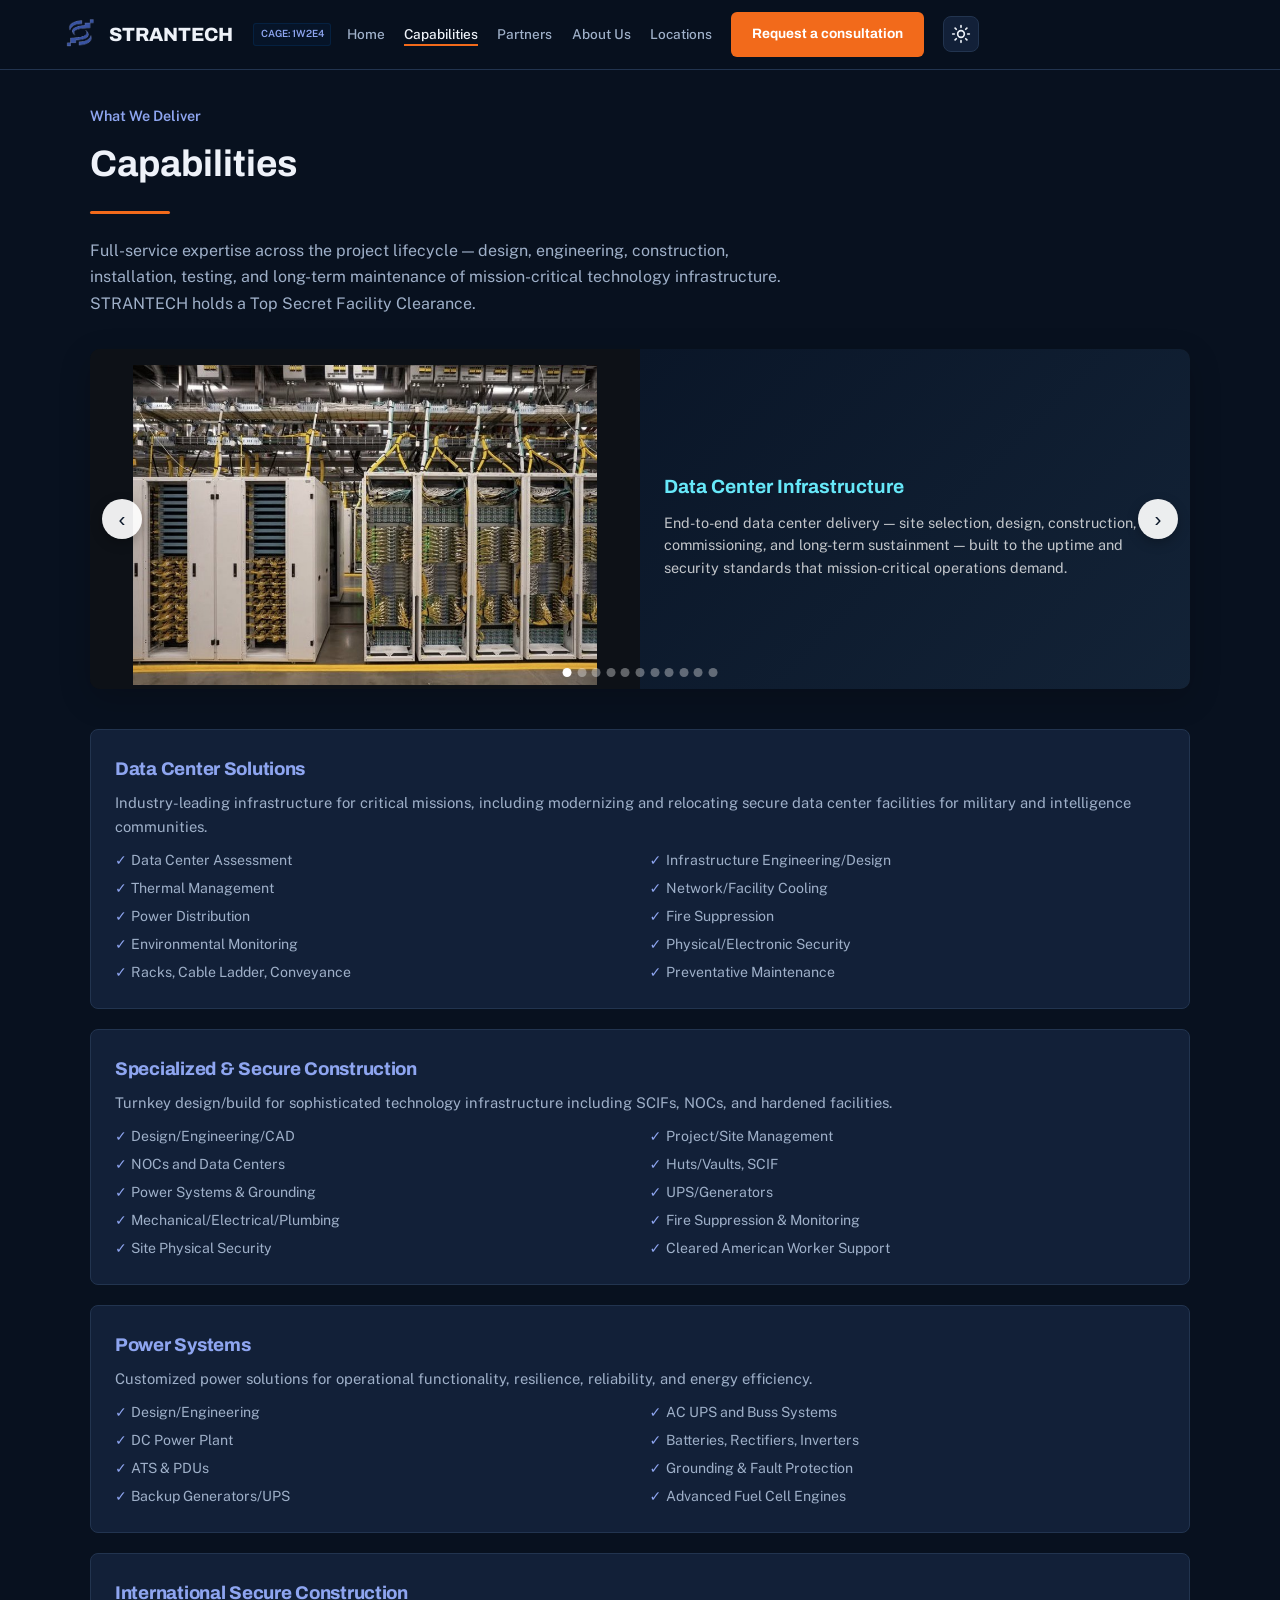
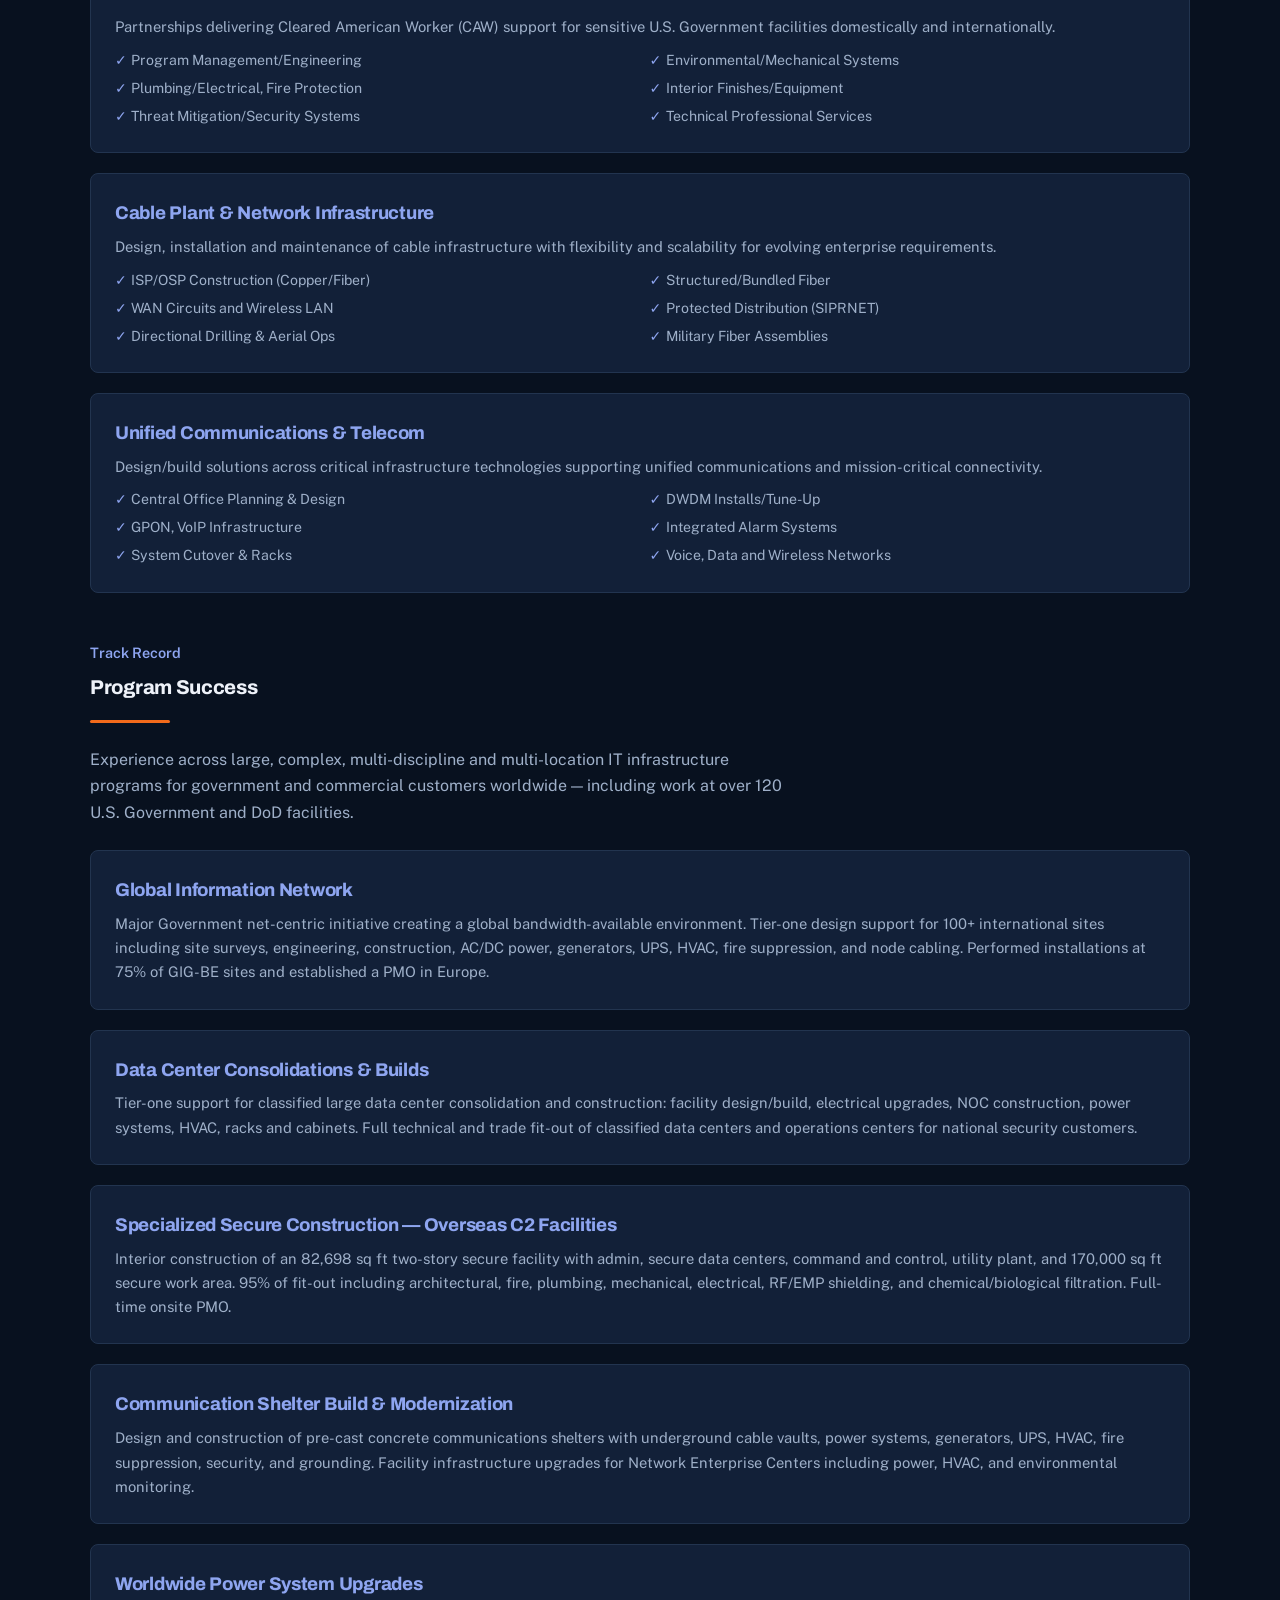
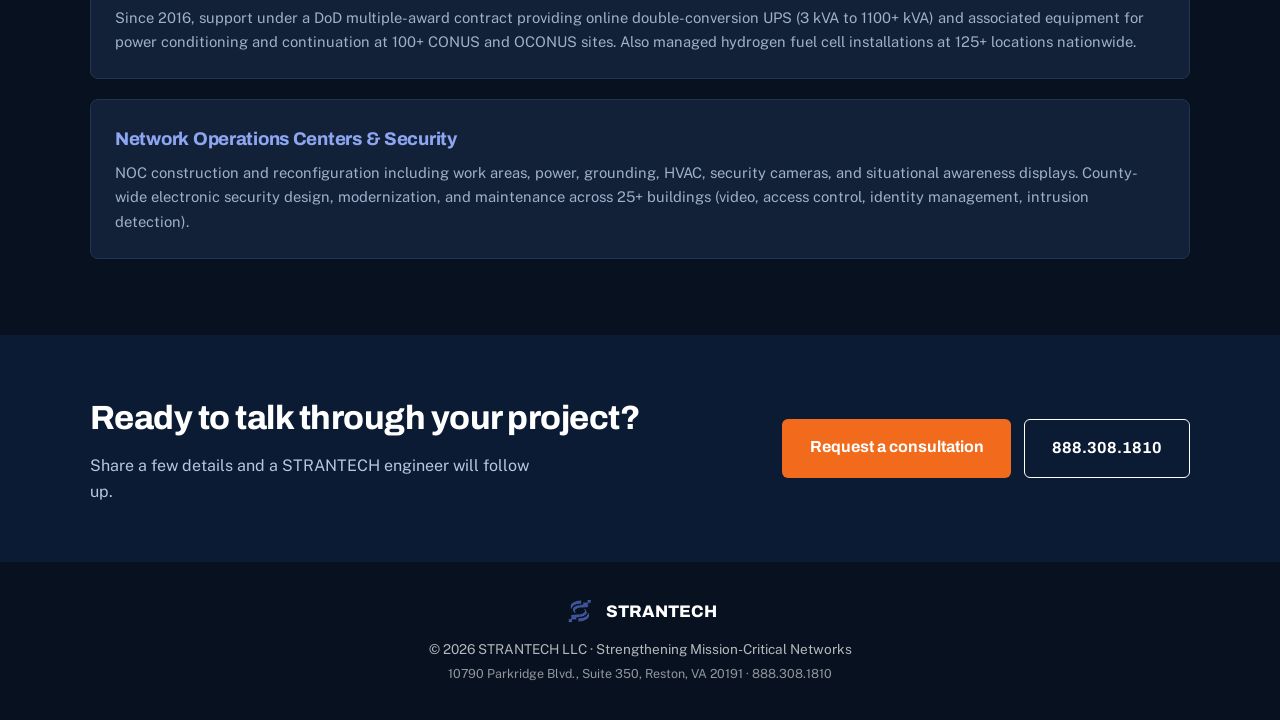
<file: capabilities.html>
<!DOCTYPE html>
<html lang="en">
<head>
  <meta charset="UTF-8" />
  <meta name="viewport" content="width=device-width, initial-scale=1.0" />
  <title>STRANTECH | Capabilities</title>
  <meta name="description" content="STRANTECH capabilities: data center construction, high-density cable plant, Vertiv UPS & power systems, secure facilities, OSP/ISP, and full lifecycle sustainment." />
  <link rel="icon" type="image/png" href="[data-uri]" />
  <link href="https://fonts.googleapis.com/css2?family=Inter:wght@400;500;600;700;800&display=swap" rel="stylesheet">
  <style>
    :root { --navy:#0a1628; --blue:#0055a5; --blue-bright:#0070c9; --cyan:#00a3e0; --purple:#6b2d8b; --orange:#e85d04; --text:#1a1a1a; --muted:#5a6577; --bg:#fff; --bg-alt:#f4f6f9; --card:#fff; --border:#e2e8f0; --header-bg:rgba(255,255,255,0.97); }
    [data-theme="dark"] { --text:#f0f4f8; --muted:#94a3b8; --bg:#0a0f1a; --bg-alt:#111827; --card:#1a2332; --border:#2d3748; --header-bg:rgba(10,15,26,0.95); }
    * { margin:0; padding:0; box-sizing:border-box; }
    body { font-family:Inter,system-ui,sans-serif; background:var(--bg); color:var(--text); line-height:1.65; }
    .accent-line { height:3px; width:80px; background:linear-gradient(90deg,var(--purple),var(--orange)); border-radius:2px; margin:1rem 0 1.5rem; }
    header { position:fixed; top:0; left:0; right:0; z-index:100; background:var(--header-bg); backdrop-filter:blur(12px); border-bottom:1px solid var(--border); }
    .nav-container { max-width:1200px; margin:0 auto; padding:0.75rem 1.25rem; display:flex; align-items:center; justify-content:space-between; gap:1rem; }
    .logo-group { display:flex; align-items:center; gap:0.6rem; text-decoration:none; }
    .logo-group img { height:36px; }
    .logo-text { font-weight:800; font-size:1.2rem; color:var(--text); }
    .cage-badge { font-size:0.62rem; font-weight:600; background:rgba(0,85,165,0.08); color:var(--blue); padding:0.15rem 0.4rem; border-radius:3px; border:1px solid rgba(0,85,165,0.2); }
    nav { display:flex; align-items:center; gap:1.2rem; }
    nav a { color:var(--muted); text-decoration:none; font-size:0.85rem; font-weight:500; }
    nav a:hover, nav a.active { color:var(--blue); }
    .btn { display:inline-flex; padding:0.55rem 1.1rem; border-radius:4px; font-weight:600; font-size:0.85rem; text-decoration:none; }
    .btn-primary { background:var(--blue); color:#fff; }
    .theme-toggle, .mobile-toggle { background:none; border:1px solid var(--border); color:var(--text); width:40px; height:40px; border-radius:4px; cursor:pointer; font-size:1.1rem; display:flex; align-items:center; justify-content:center; }
    .mobile-toggle { display:none; }
    #themeToggleMobile { display:none; }
    @media (max-width:980px) {
      nav { display:none; }
      .mobile-toggle, #themeToggleMobile { display:flex; }
      #themeToggle { display:none; }
      .nav-container { padding-right:1rem; }
    }
    .mobile-menu { display:none; position:fixed; top:58px; left:0; right:0; background:var(--header-bg); border-bottom:1px solid var(--border); padding:1rem 1.25rem 1.4rem; z-index:99; flex-direction:column; gap:0.5rem; }
    .mobile-menu.open { display:flex; }
    .mobile-menu a { color:var(--text); text-decoration:none; font-weight:500; padding:0.5rem 0; border-bottom:1px solid var(--border); }
    section { padding:6.5rem 1.25rem 3.5rem; }
    .container { max-width:1100px; margin:0 auto; }
    .section-label { font-size:0.72rem; font-weight:600; letter-spacing:0.12em; text-transform:uppercase; color:var(--blue); margin-bottom:0.4rem; }
    h1 { font-size:clamp(1.7rem,3.2vw,2.3rem); font-weight:700; }
    h2 { font-size:1.25rem; font-weight:700; }
    .lead { font-size:1rem; color:var(--muted); max-width:700px; }
    /* Half-and-half slideshow */
    .slideshow {
      position:relative; width:100%; border-radius:10px; overflow:hidden;
      background:#0d1117; margin:2rem 0 2.5rem; min-height:340px;
      box-shadow:0 10px 32px rgba(0,0,0,0.18);
    }
    .slide {
      position:absolute; inset:0; opacity:0; transition:opacity 0.6s ease;
      display:grid; grid-template-columns:1fr 1fr; background:#0d1117;
    }
    .slide.active { opacity:1; z-index:2; }
    .slide-img-wrap {
      display:flex; align-items:center; justify-content:center; background:#0d1117; padding:1rem;
    }
    .slide-img-wrap img { max-width:100%; max-height:320px; width:auto; height:auto; object-fit:contain; }
    .slide-text {
      display:flex; flex-direction:column; justify-content:center; padding:1.75rem 1.5rem;
      background:linear-gradient(135deg,#0a1628,#132337); color:#fff;
    }
    .slide-text h3 { font-size:1.2rem; margin-bottom:0.6rem; color:#67e8f9; }
    .slide-text p { font-size:0.9rem; color:rgba(255,255,255,0.75); line-height:1.55; }
    .slide-arrow {
      position:absolute; top:50%; transform:translateY(-50%); z-index:5;
      background:rgba(255,255,255,0.92); border:none; width:40px; height:40px;
      border-radius:50%; font-size:1.3rem; cursor:pointer; color:#0a1628;
      display:flex; align-items:center; justify-content:center;
      box-shadow:0 4px 12px rgba(0,0,0,0.25);
    }
    .slide-arrow.prev { left:0.75rem; }
    .slide-arrow.next { right:0.75rem; }
    .slide-nav { position:absolute; bottom:0.75rem; left:50%; transform:translateX(-50%); z-index:5; display:flex; gap:0.35rem; }
    .slide-dot { width:9px; height:9px; border-radius:50%; background:rgba(255,255,255,0.35); border:none; cursor:pointer; padding:0; }
    .slide-dot.active { background:#fff; }
    @media (max-width:700px) {
      .slide { grid-template-columns:1fr; }
      .slide-img-wrap { min-height:180px; }
      .slide-img-wrap img { max-height:200px; }
      .slideshow { min-height:420px; }
    }
    .cap-detail { background:var(--card); border:1px solid var(--border); border-radius:8px; padding:1.5rem; margin-bottom:1.25rem; }
    .cap-detail h2 { color:var(--blue); font-size:1.15rem; margin-bottom:0.4rem; }
    [data-theme="dark"] .cap-detail h2 { color:var(--cyan); }
    .cap-detail ul { list-style:none; margin-top:0.6rem; display:grid; grid-template-columns:1fr 1fr; gap:0.3rem 1.2rem; }
    .cap-detail li { font-size:0.88rem; color:var(--muted); padding-left:1rem; position:relative; }
    .cap-detail li::before { content:"✓"; position:absolute; left:0; color:var(--blue); font-weight:700; }
    @media (max-width:600px) { .cap-detail ul { grid-template-columns:1fr; } }
    footer { background:var(--navy); color:rgba(255,255,255,0.7); padding:2.2rem 1.25rem; text-align:center; font-size:0.85rem; }
    footer .logo-text { color:#fff; }
  </style>
<style>
/* STRANTECH header polish: professional icon buttons + mobile fit */
.nav-container{min-width:0}
.logo-group{min-width:0;flex-shrink:1}
.logo-text{white-space:nowrap}
.nav-actions{display:flex;gap:.5rem;align-items:center;flex-shrink:0;margin-left:auto}.cage-badge{margin-left:.65rem;}
.theme-toggle,.mobile-toggle{margin-right:0;align-items:center;justify-content:center;border:1px solid var(--border);background:var(--card);border-radius:8px;color:var(--text);cursor:pointer;flex-shrink:0;padding:0;line-height:0}
.theme-toggle svg,.mobile-toggle svg{width:20px;height:20px;display:block}
.theme-toggle:hover,.mobile-toggle:hover{border-color:var(--blue);color:var(--blue)}
[data-theme="dark"] .theme-toggle:hover,[data-theme="dark"] .mobile-toggle:hover{border-color:var(--cyan);color:var(--cyan)}
@media (min-width:981px){#themeToggle{display:inline-flex;width:36px;height:36px}}
@media (max-width:980px){
  .nav-container{gap:.75rem;padding:.65rem .9rem}
  .logo-group{gap:.55rem}
  .mobile-toggle,#themeToggleMobile{width:42px;height:42px}
}
@media (max-width:430px){
  .cage-badge{display:none}
  .logo-group img{height:32px}
  .logo-text{font-size:1.05rem;overflow:hidden;text-overflow:ellipsis}
}
</style>
<link rel="stylesheet" href="polish.css">
</head>
<body>
  <header>
    <div class="nav-container">
      <a href="index.html" class="logo-group">
        <img src="images/strantech-logo.png" alt="STRANTECH" />
        <span class="logo-text">STRANTECH</span>
        <span class="cage-badge">CAGE: 1W2E4</span>
      </a>
      <nav>
        <a href="index.html">Home</a>
        <a href="capabilities.html" class="active">Capabilities</a>
        <a href="partners.html">Partners</a>
        <a href="about.html">About Us</a>
        <a href="locations.html">Locations</a>
        <a href="index.html#contact" class="btn btn-primary">Request a consultation</a>
        <button class="theme-toggle" id="themeToggle"><svg viewBox="0 0 24 24" fill="none" stroke="currentColor" stroke-width="2" stroke-linecap="round" stroke-linejoin="round" aria-hidden="true"><path d="M21 12.79A9 9 0 1 1 11.21 3 7 7 0 0 0 21 12.79z"/></svg></button>
      </nav>
      <div class="nav-actions">
        <button class="theme-toggle" id="themeToggleMobile"><svg viewBox="0 0 24 24" fill="none" stroke="currentColor" stroke-width="2" stroke-linecap="round" stroke-linejoin="round" aria-hidden="true"><path d="M21 12.79A9 9 0 1 1 11.21 3 7 7 0 0 0 21 12.79z"/></svg></button>
        <button class="mobile-toggle" id="mobileToggle"><svg viewBox="0 0 24 24" fill="none" stroke="currentColor" stroke-width="2" stroke-linecap="round" aria-hidden="true"><path d="M4 7h16M4 12h16M4 17h16"/></svg></button>
      </div>
    </div>
  </header>
  <div class="mobile-menu" id="mobileMenu">
    <a href="index.html" onclick="closeMobile()">Home</a>
    <a href="capabilities.html" onclick="closeMobile()">Capabilities</a>
    <a href="partners.html" onclick="closeMobile()">Partners</a>
    <a href="about.html" onclick="closeMobile()">About Us</a>
    <a href="locations.html" onclick="closeMobile()">Locations</a>
    <a href="index.html#contact" class="btn btn-primary" style="margin-top:0.4rem;" onclick="closeMobile()">Request a consultation</a>
  </div>

  <section>
    <div class="container">
      <div class="section-label">What We Deliver</div>
      <h1>Capabilities</h1>
      <div class="accent-line"></div>
      <p class="lead">Full-service expertise across the project lifecycle — design, engineering, construction, installation, testing, and long-term maintenance of mission-critical technology infrastructure. STRANTECH holds a Top Secret Facility Clearance.</p>

      <div class="slideshow" id="slideshow">
        <div class="slide active">
          <div class="slide-img-wrap"><img src="images/data-center-infrastructure.jpg" alt="Data Center Infrastructure" /></div>
          <div class="slide-text">
            <h3>Data Center Infrastructure</h3>
            <p>End-to-end data center delivery — site selection, design, construction, commissioning, and long-term sustainment — built to the uptime and security standards that mission-critical operations demand.</p>
          </div>
        </div>
        <div class="slide">
          <div class="slide-img-wrap"><img src="images/high-density-cable-plant.jpg" alt="High-Density Cable Plant" /></div>
          <div class="slide-text">
            <h3>High-Density Cable Plant</h3>
            <p>High-density copper and fiber plant engineered for scale: structured cabling, tray and rack systems, precise labeling, and full certification for clean moves, adds, and changes.</p>
          </div>
        </div>
        <div class="slide">
          <div class="slide-img-wrap"><img src="images/osp-aerial-operations.jpg" alt="OSP & Aerial Operations" /></div>
          <div class="slide-text">
            <h3>OSP & Aerial Operations</h3>
            <p>Outside plant construction including aerial fiber placement, pole attachments, and make-ready work — executed safely by experienced crews with the right equipment for the job.</p>
          </div>
        </div>
        <div class="slide">
          <div class="slide-img-wrap"><img src="images/directional-drilling-osp.jpg" alt="Directional Drilling / OSP" /></div>
          <div class="slide-text">
            <h3>Directional Drilling / OSP</h3>
            <p>Trenchless underground installation by horizontal directional drilling — placing conduit and fiber with minimal surface disruption and maximum accuracy.</p>
          </div>
        </div>
        <div class="slide">
          <div class="slide-img-wrap"><img src="images/power-ups-systems.jpg" alt="Power & UPS Systems" /></div>
          <div class="slide-text">
            <h3>Power & UPS Systems</h3>
            <p>Mission-critical power done right: UPS specification and installation — backed by deep Vertiv experience — plus battery strings, switchgear, and generator integration for true ride-through capability.</p>
          </div>
        </div>
        <div class="slide">
          <div class="slide-img-wrap"><img src="images/secure-facilities.jpg" alt="Secure Facilities & Buildouts" /></div>
          <div class="slide-text">
            <h3>Secure Facilities & Buildouts</h3>
            <p>Secure facility construction and buildouts delivered to exacting standards — cleared personnel, disciplined quality control, and rigorous closeout, from slab to sign-off.</p>
          </div>
        </div>
        <div class="slide">
          <div class="slide-img-wrap"><img src="images/design-engineering-cad.jpg" alt="Design, Engineering & CAD" /></div>
          <div class="slide-text">
            <h3>Design, Engineering & CAD</h3>
            <p>In-house design and engineering: CAD drafting, load calculations, and construction documentation that keeps field work accurate, coordinated, and on schedule.</p>
          </div>
        </div>
        <div class="slide">
          <div class="slide-img-wrap"><img src="images/mechanical-piping-systems.jpg" alt="Mechanical & Piping Systems" /></div>
          <div class="slide-text">
            <h3>Mechanical & Piping Systems</h3>
            <p>Mechanical infrastructure for critical environments — piping distribution and precision cooling systems installed, tested, and commissioned to specification.</p>
          </div>
        </div>
        <div class="slide">
          <div class="slide-img-wrap"><img src="images/outdoor-power-infrastructure.jpg" alt="Outdoor Power Infrastructure" /></div>
          <div class="slide-text">
            <h3>Outdoor Power Infrastructure</h3>
            <p>Site power infrastructure: pad-mount transformers, outdoor switchgear, and generator plants installed, tested, and fully integrated with facility systems.</p>
          </div>
        </div>
        <div class="slide">
          <div class="slide-img-wrap"><img src="images/modular-scif-buildouts.jpg" alt="Modular & SCIF Buildouts" /></div>
          <div class="slide-text">
            <h3>Modular & SCIF Buildouts</h3>
            <p>Prefabricated and modular deployments — from equipment shelters to modular data halls — delivered, set, connected, and commissioned on aggressive timelines.</p>
          </div>
        </div>
        <div class="slide">
          <div class="slide-img-wrap"><img src="images/fiber-optic-installation.jpg" alt="Fiber Optic Installation" /></div>
          <div class="slide-text">
            <h3>Fiber Optic Installation</h3>
            <p>End-to-end fiber: placement, splicing, termination, and OTDR certification by technicians who protect every decibel of your loss budget.</p>
          </div>
        </div>
        
        <button class="slide-arrow prev" id="prevBtn" type="button">‹</button>
        <button class="slide-arrow next" id="nextBtn" type="button">›</button>
        <div class="slide-nav" id="slideNav"></div>
      </div>

      <div class="cap-detail">
        <h2>Data Center Solutions</h2>
        <p style="color:var(--muted);font-size:0.92rem;">Industry-leading infrastructure for critical missions, including modernizing and relocating secure data center facilities for military and intelligence communities.</p>
        <ul>
          <li>Data Center Assessment</li><li>Infrastructure Engineering/Design</li>
          <li>Thermal Management</li><li>Network/Facility Cooling</li>
          <li>Power Distribution</li><li>Fire Suppression</li>
          <li>Environmental Monitoring</li><li>Physical/Electronic Security</li>
          <li>Racks, Cable Ladder, Conveyance</li><li>Preventative Maintenance</li>
        </ul>
      </div>
      <div class="cap-detail">
        <h2>Specialized & Secure Construction</h2>
        <p style="color:var(--muted);font-size:0.92rem;">Turnkey design/build for sophisticated technology infrastructure including SCIFs, NOCs, and hardened facilities.</p>
        <ul>
          <li>Design/Engineering/CAD</li><li>Project/Site Management</li>
          <li>NOCs and Data Centers</li><li>Huts/Vaults, SCIF</li>
          <li>Power Systems & Grounding</li><li>UPS/Generators</li>
          <li>Mechanical/Electrical/Plumbing</li><li>Fire Suppression & Monitoring</li>
          <li>Site Physical Security</li><li>Cleared American Worker Support</li>
        </ul>
      </div>
      <div class="cap-detail">
        <h2>Power Systems</h2>
        <p style="color:var(--muted);font-size:0.92rem;">Customized power solutions for operational functionality, resilience, reliability, and energy efficiency.</p>
        <ul>
          <li>Design/Engineering</li><li>AC UPS and Buss Systems</li>
          <li>DC Power Plant</li><li>Batteries, Rectifiers, Inverters</li>
          <li>ATS & PDUs</li><li>Grounding & Fault Protection</li>
          <li>Backup Generators/UPS</li><li>Advanced Fuel Cell Engines</li>
        </ul>
      </div>
      <div class="cap-detail">
        <h2>International Secure Construction</h2>
        <p style="color:var(--muted);font-size:0.92rem;">Partnerships delivering Cleared American Worker (CAW) support for sensitive U.S. Government facilities domestically and internationally.</p>
        <ul>
          <li>Program Management/Engineering</li><li>Environmental/Mechanical Systems</li>
          <li>Plumbing/Electrical, Fire Protection</li><li>Interior Finishes/Equipment</li>
          <li>Threat Mitigation/Security Systems</li><li>Technical Professional Services</li>
        </ul>
      </div>
      <div class="cap-detail">
        <h2>Cable Plant & Network Infrastructure</h2>
        <p style="color:var(--muted);font-size:0.92rem;">Design, installation and maintenance of cable infrastructure with flexibility and scalability for evolving enterprise requirements.</p>
        <ul>
          <li>ISP/OSP Construction (Copper/Fiber)</li><li>Structured/Bundled Fiber</li>
          <li>WAN Circuits and Wireless LAN</li><li>Protected Distribution (SIPRNET)</li>
          <li>Directional Drilling & Aerial Ops</li><li>Military Fiber Assemblies</li>
        </ul>
      </div>
      <div class="cap-detail">
        <h2>Unified Communications & Telecom</h2>
        <p style="color:var(--muted);font-size:0.92rem;">Design/build solutions across critical infrastructure technologies supporting unified communications and mission-critical connectivity.</p>
        <ul>
          <li>Central Office Planning & Design</li><li>DWDM Installs/Tune-Up</li>
          <li>GPON, VoIP Infrastructure</li><li>Integrated Alarm Systems</li>
          <li>System Cutover & Racks</li><li>Voice, Data and Wireless Networks</li>
        </ul>
      </div>

      
      <div class="section-label" style="margin-top:3rem;">Track Record</div>
      <h2>Program Success</h2>
      <div class="accent-line"></div>
      <p class="lead" style="margin-bottom:1.5rem;">Experience across large, complex, multi-discipline and multi-location IT infrastructure programs for government and commercial customers worldwide — including work at over 120 U.S. Government and DoD facilities.</p>

      <div class="cap-detail">
        <h2>Global Information Network</h2>
        <p style="color:var(--muted);font-size:0.92rem;">Major Government net-centric initiative creating a global bandwidth-available environment. Tier-one design support for 100+ international sites including site surveys, engineering, construction, AC/DC power, generators, UPS, HVAC, fire suppression, and node cabling. Performed installations at 75% of GIG-BE sites and established a PMO in Europe.</p>
      </div>
      <div class="cap-detail">
        <h2>Data Center Consolidations & Builds</h2>
        <p style="color:var(--muted);font-size:0.92rem;">Tier-one support for classified large data center consolidation and construction: facility design/build, electrical upgrades, NOC construction, power systems, HVAC, racks and cabinets. Full technical and trade fit-out of classified data centers and operations centers for national security customers.</p>
      </div>
      <div class="cap-detail">
        <h2>Specialized Secure Construction — Overseas C2 Facilities</h2>
        <p style="color:var(--muted);font-size:0.92rem;">Interior construction of an 82,698 sq ft two-story secure facility with admin, secure data centers, command and control, utility plant, and 170,000 sq ft secure work area. 95% of fit-out including architectural, fire, plumbing, mechanical, electrical, RF/EMP shielding, and chemical/biological filtration. Full-time onsite PMO.</p>
      </div>
      <div class="cap-detail">
        <h2>Communication Shelter Build & Modernization</h2>
        <p style="color:var(--muted);font-size:0.92rem;">Design and construction of pre-cast concrete communications shelters with underground cable vaults, power systems, generators, UPS, HVAC, fire suppression, security, and grounding. Facility infrastructure upgrades for Network Enterprise Centers including power, HVAC, and environmental monitoring.</p>
      </div>
      <div class="cap-detail">
        <h2>Worldwide Power System Upgrades</h2>
        <p style="color:var(--muted);font-size:0.92rem;">Since 2016, support under a DoD multiple-award contract providing online double-conversion UPS (3 kVA to 1100+ kVA) and associated equipment for power conditioning and continuation at 100+ CONUS and OCONUS sites. Also managed hydrogen fuel cell installations at 125+ locations nationwide.</p>
      </div>
      <div class="cap-detail">
        <h2>Network Operations Centers & Security</h2>
        <p style="color:var(--muted);font-size:0.92rem;">NOC construction and reconfiguration including work areas, power, grounding, HVAC, security cameras, and situational awareness displays. County-wide electronic security design, modernization, and maintenance across 25+ buildings (video, access control, identity management, intrusion detection).</p>
      </div>

    </div>
  </section>

  <div class="cta-band"><div class="in"><div><h2>Ready to talk through your project?</h2><p>Share a few details and a STRANTECH engineer will follow up.</p></div><div class="row"><a href="index.html#contact" class="btn btn-primary btn-lg">Request a consultation</a><a href="tel:+18883081810" class="btn btn-outline btn-lg">888.308.1810</a></div></div></div>
<div class="callbar"><a class="btn btn-outline" style="color:#fff" href="tel:+18883081810">Call</a><a class="btn btn-primary" href="index.html#contact">Request a consultation</a></div>
<footer>
    <div class="logo-group" style="justify-content:center;margin-bottom:0.7rem;">
      <img src="images/strantech-logo.png" alt="STRANTECH" style="height:30px" />
      <span class="logo-text" style="font-size:1.05rem">STRANTECH</span>
    </div>
    <p>© 2026 STRANTECH LLC · Strengthening Mission-Critical Networks</p>
    <p style="margin-top:0.25rem;font-size:0.78rem;opacity:0.8;">10790 Parkridge Blvd., Suite 350, Reston, VA 20191 · 888.308.1810</p>
  </footer>

  <script>
    const root = document.documentElement;
    const toggles = [document.getElementById('themeToggle'), document.getElementById('themeToggleMobile')];
    /*header-icons*/const ICON_SUN='<svg viewBox="0 0 24 24" fill="none" stroke="currentColor" stroke-width="2" stroke-linecap="round" stroke-linejoin="round" aria-hidden="true"><circle cx="12" cy="12" r="4"/><path d="M12 2v2M12 20v2M4.93 4.93l1.41 1.41M17.66 17.66l1.41 1.41M2 12h2M20 12h2M6.34 17.66l-1.41 1.41M19.07 4.93l-1.41 1.41"/></svg>';const ICON_MOON='<svg viewBox="0 0 24 24" fill="none" stroke="currentColor" stroke-width="2" stroke-linecap="round" stroke-linejoin="round" aria-hidden="true"><path d="M21 12.79A9 9 0 1 1 11.21 3 7 7 0 0 0 21 12.79z"/></svg>';const ICON_MENU='<svg viewBox="0 0 24 24" fill="none" stroke="currentColor" stroke-width="2" stroke-linecap="round" aria-hidden="true"><path d="M4 7h16M4 12h16M4 17h16"/></svg>';const ICON_CLOSE='<svg viewBox="0 0 24 24" fill="none" stroke="currentColor" stroke-width="2" stroke-linecap="round" aria-hidden="true"><path d="M6 6l12 12M18 6L6 18"/></svg>';function setTheme(t) {
      if (t === 'dark') root.setAttribute('data-theme','dark'); else root.removeAttribute('data-theme');
      localStorage.setItem('theme', t);
      toggles.forEach(b => { if(b) b.innerHTML = t === 'dark' ? ICON_SUN : ICON_MOON; });
    }
    setTheme(localStorage.getItem('theme') || 'dark');
    toggles.forEach(b => { if(b) b.addEventListener('click', () => setTheme(root.getAttribute('data-theme')==='dark'?'light':'dark')); });
    const mobileToggle = document.getElementById('mobileToggle');
    const mobileMenu = document.getElementById('mobileMenu');
    mobileToggle.addEventListener('click', () => {
      mobileMenu.classList.toggle('open');
      mobileToggle.innerHTML = mobileMenu.classList.contains('open') ? ICON_CLOSE : ICON_MENU;
    });
    function closeMobile() { mobileMenu.classList.remove('open'); mobileToggle.innerHTML = ICON_MENU; }

    let current = 0, autoplay = true, timer = null;
    const slides = document.querySelectorAll('.slide');
    const nav = document.getElementById('slideNav');
    slides.forEach((_, i) => {
      const d = document.createElement('button');
      d.className = 'slide-dot' + (i===0?' active':'');
      d.onclick = () => { stop(); goTo(i); };
      nav.appendChild(d);
    });
    function goTo(n) {
      slides[current].classList.remove('active');
      nav.children[current].classList.remove('active');
      current = (n + slides.length) % slides.length;
      slides[current].classList.add('active');
      nav.children[current].classList.add('active');
    }
    function stop() { autoplay = false; if(timer) { clearInterval(timer); timer = null; } }
    document.getElementById('prevBtn').addEventListener('click', () => { stop(); goTo(current-1); });
    document.getElementById('nextBtn').addEventListener('click', () => { stop(); goTo(current+1); });
    timer = setInterval(() => { if(autoplay) goTo(current+1); }, 5000);
  </script>
</body>
</html>
</file>
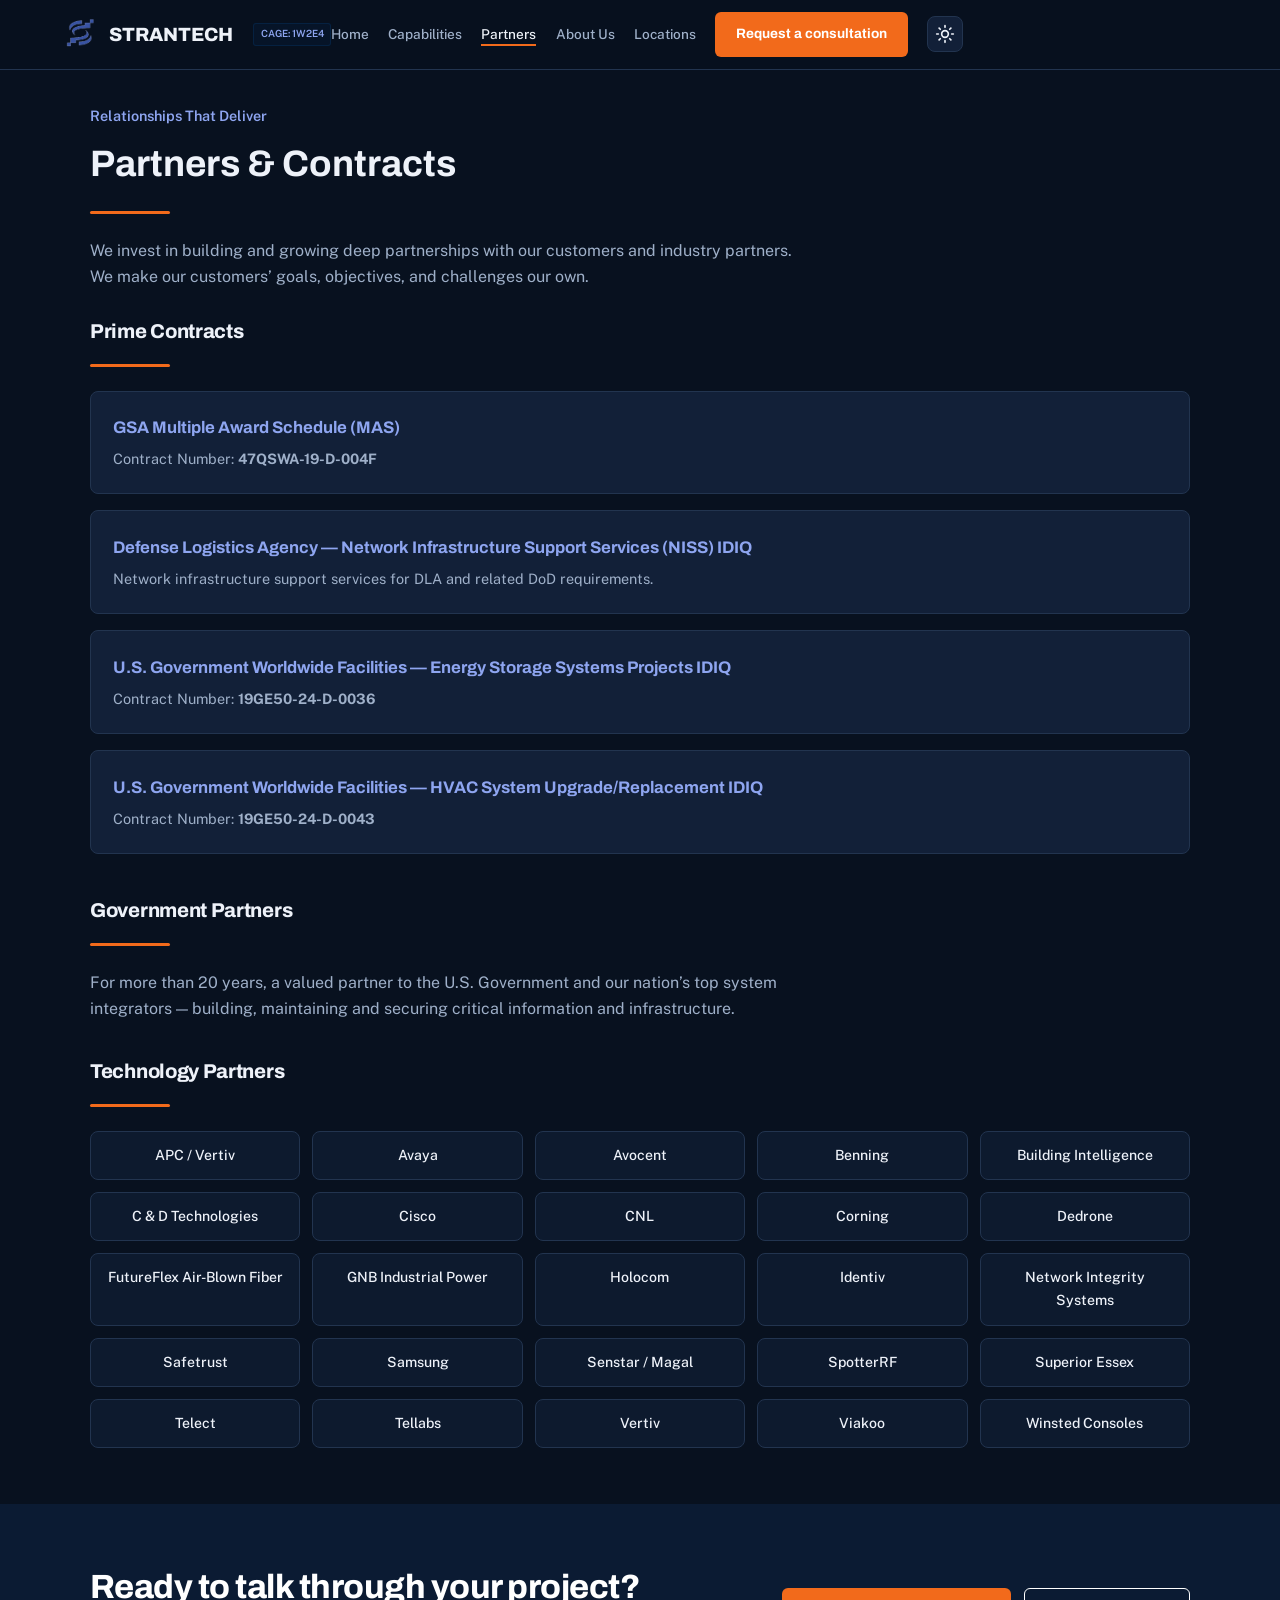
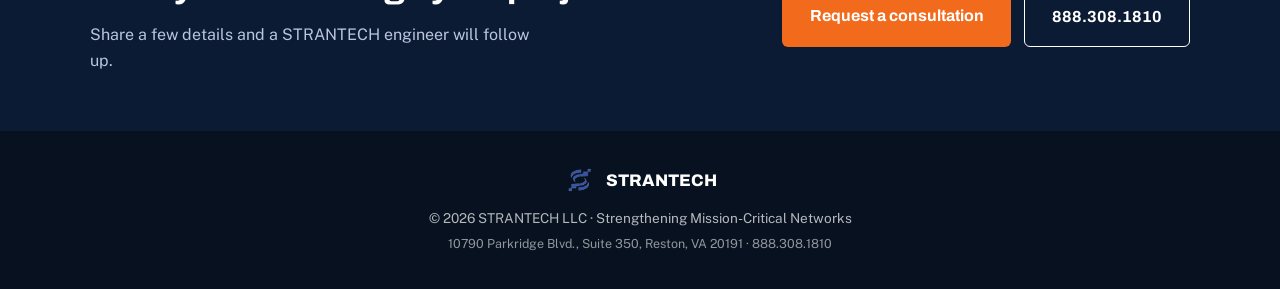
<file: partners.html>
<!DOCTYPE html>
<html lang="en">
<head>
  <meta charset="UTF-8" />
  <meta name="viewport" content="width=device-width, initial-scale=1.0" />
  <title>STRANTECH | Partners & Contracts</title>
  <meta name="description" content="STRANTECH partners and contract vehicles for mission-critical infrastructure delivery to defense and government customers." />
  <link rel="icon" type="image/png" href="[data-uri]" />
  <link href="https://fonts.googleapis.com/css2?family=Inter:wght@400;500;600;700;800&display=swap" rel="stylesheet">
  <style>
    :root { --navy:#0a1628; --blue:#0055a5; --blue-bright:#0070c9; --cyan:#00a3e0; --purple:#6b2d8b; --orange:#e85d04; --text:#1a1a1a; --muted:#5a6577; --bg:#fff; --bg-alt:#f4f6f9; --card:#fff; --border:#e2e8f0; --header-bg:rgba(255,255,255,0.97); }
    [data-theme="dark"] { --text:#f0f4f8; --muted:#94a3b8; --bg:#0a0f1a; --bg-alt:#111827; --card:#1a2332; --border:#2d3748; --header-bg:rgba(10,15,26,0.95); }
    * { margin:0; padding:0; box-sizing:border-box; }
    body { font-family:Inter,system-ui,sans-serif; background:var(--bg); color:var(--text); line-height:1.65; }
    .accent-line { height:3px; width:80px; background:linear-gradient(90deg,var(--purple),var(--orange)); border-radius:2px; margin:1rem 0 1.5rem; }
    header { position:fixed; top:0; left:0; right:0; z-index:100; background:var(--header-bg); backdrop-filter:blur(12px); border-bottom:1px solid var(--border); }
    .nav-container { max-width:1200px; margin:0 auto; padding:0.75rem 1.25rem; display:flex; align-items:center; justify-content:space-between; }
    .logo-group { display:flex; align-items:center; gap:0.6rem; text-decoration:none; }
    .logo-group img { height:36px; }
    .logo-text { font-weight:800; font-size:1.2rem; color:var(--text); }
    .cage-badge { font-size:0.62rem; font-weight:600; background:rgba(0,85,165,0.08); color:var(--blue); padding:0.15rem 0.4rem; border-radius:3px; border:1px solid rgba(0,85,165,0.2); }
    nav { display:flex; align-items:center; gap:1.2rem; }
    nav a { color:var(--muted); text-decoration:none; font-size:0.85rem; font-weight:500; }
    nav a:hover, nav a.active { color:var(--blue); }
    .btn { display:inline-flex; padding:0.55rem 1.1rem; border-radius:4px; font-weight:600; font-size:0.85rem; text-decoration:none; }
    .btn-primary { background:var(--blue); color:#fff; }
    .theme-toggle, .mobile-toggle { background:none; border:1px solid var(--border); color:var(--text); width:40px; height:40px; border-radius:4px; cursor:pointer; font-size:1.1rem; display:flex; align-items:center; justify-content:center; }
    .mobile-toggle { display:none; } #themeToggleMobile { display:none; }
    @media (max-width:980px) { nav { display:none; } .mobile-toggle, #themeToggleMobile { display:flex; } #themeToggle { display:none; } }
    .mobile-menu { display:none; position:fixed; top:58px; left:0; right:0; background:var(--header-bg); border-bottom:1px solid var(--border); padding:1rem 1.25rem; z-index:99; flex-direction:column; gap:0.5rem; }
    .mobile-menu.open { display:flex; }
    .mobile-menu a { color:var(--text); text-decoration:none; font-weight:500; padding:0.5rem 0; border-bottom:1px solid var(--border); }
    section { padding:6.5rem 1.25rem 3.5rem; }
    .container { max-width:1100px; margin:0 auto; }
    .section-label { font-size:0.72rem; font-weight:600; letter-spacing:0.12em; text-transform:uppercase; color:var(--blue); margin-bottom:0.4rem; }
    h1 { font-size:clamp(1.7rem,3.2vw,2.3rem); font-weight:700; }
    h2 { font-size:1.25rem; font-weight:700; margin-bottom:0.6rem; }
    .lead { font-size:1rem; color:var(--muted); max-width:720px; margin-bottom:1.5rem; }
    .contract-card { background:var(--card); border:1px solid var(--border); border-radius:8px; padding:1.4rem; margin-bottom:1rem; }
    .contract-card h3 { font-size:1.05rem; color:var(--blue); margin-bottom:0.35rem; }
    [data-theme="dark"] .contract-card h3 { color:var(--cyan); }
    .contract-card p { font-size:0.9rem; color:var(--muted); }
    .partner-grid { display:grid; grid-template-columns:repeat(auto-fill,minmax(180px,1fr)); gap:0.75rem; margin-top:1rem; }
    .partner-item { background:var(--bg-alt); border:1px solid var(--border); border-radius:6px; padding:0.75rem 1rem; font-size:0.88rem; font-weight:500; text-align:center; }
    footer { background:var(--navy); color:rgba(255,255,255,0.7); padding:2.2rem 1.25rem; text-align:center; font-size:0.85rem; }
    footer .logo-text { color:#fff; }
  </style>
<style>
/* STRANTECH header polish: professional icon buttons + mobile fit */
.nav-container{min-width:0}
.logo-group{min-width:0;flex-shrink:1}
.logo-text{white-space:nowrap}
.nav-actions{display:flex;gap:.5rem;align-items:center;flex-shrink:0;margin-left:auto}.cage-badge{margin-left:.65rem;}
.theme-toggle,.mobile-toggle{margin-right:0;align-items:center;justify-content:center;border:1px solid var(--border);background:var(--card);border-radius:8px;color:var(--text);cursor:pointer;flex-shrink:0;padding:0;line-height:0}
.theme-toggle svg,.mobile-toggle svg{width:20px;height:20px;display:block}
.theme-toggle:hover,.mobile-toggle:hover{border-color:var(--blue);color:var(--blue)}
[data-theme="dark"] .theme-toggle:hover,[data-theme="dark"] .mobile-toggle:hover{border-color:var(--cyan);color:var(--cyan)}
@media (min-width:981px){#themeToggle{display:inline-flex;width:36px;height:36px}}
@media (max-width:980px){
  .nav-container{gap:.75rem;padding:.65rem .9rem}
  .logo-group{gap:.55rem}
  .mobile-toggle,#themeToggleMobile{width:42px;height:42px}
}
@media (max-width:430px){
  .cage-badge{display:none}
  .logo-group img{height:32px}
  .logo-text{font-size:1.05rem;overflow:hidden;text-overflow:ellipsis}
}
</style>
<link rel="stylesheet" href="polish.css">
</head>
<body>
  <header>
    <div class="nav-container">
      <a href="index.html" class="logo-group">
        <img src="images/strantech-logo.png" alt="STRANTECH" />
        <span class="logo-text">STRANTECH</span>
        <span class="cage-badge">CAGE: 1W2E4</span>
      </a>
      <nav>
        <a href="index.html">Home</a>
        <a href="capabilities.html">Capabilities</a>
        <a href="partners.html" class="active">Partners</a>
        <a href="about.html">About Us</a>
        <a href="locations.html">Locations</a>
        <a href="index.html#contact" class="btn btn-primary">Request a consultation</a>
        <button class="theme-toggle" id="themeToggle"><svg viewBox="0 0 24 24" fill="none" stroke="currentColor" stroke-width="2" stroke-linecap="round" stroke-linejoin="round" aria-hidden="true"><path d="M21 12.79A9 9 0 1 1 11.21 3 7 7 0 0 0 21 12.79z"/></svg></button>
      </nav>
      <div class="nav-actions">
        <button class="theme-toggle" id="themeToggleMobile"><svg viewBox="0 0 24 24" fill="none" stroke="currentColor" stroke-width="2" stroke-linecap="round" stroke-linejoin="round" aria-hidden="true"><path d="M21 12.79A9 9 0 1 1 11.21 3 7 7 0 0 0 21 12.79z"/></svg></button>
        <button class="mobile-toggle" id="mobileToggle"><svg viewBox="0 0 24 24" fill="none" stroke="currentColor" stroke-width="2" stroke-linecap="round" aria-hidden="true"><path d="M4 7h16M4 12h16M4 17h16"/></svg></button>
      </div>
    </div>
  </header>
  <div class="mobile-menu" id="mobileMenu">
    <a href="index.html" onclick="closeMobile()">Home</a>
    <a href="capabilities.html" onclick="closeMobile()">Capabilities</a>
    <a href="partners.html" onclick="closeMobile()">Partners</a>
    <a href="about.html" onclick="closeMobile()">About Us</a>
    <a href="locations.html" onclick="closeMobile()">Locations</a>
    <a href="index.html#contact" class="btn btn-primary" style="margin-top:0.4rem;" onclick="closeMobile()">Request a consultation</a>
  </div>

  <section>
    <div class="container">
      <div class="section-label">Relationships That Deliver</div>
      <h1>Partners & Contracts</h1>
      <div class="accent-line"></div>
      <p class="lead">We invest in building and growing deep partnerships with our customers and industry partners. We make our customers’ goals, objectives, and challenges our own.</p>

      <h2>Prime Contracts</h2>
      <div class="accent-line"></div>
      <div class="contract-card">
        <h3>GSA Multiple Award Schedule (MAS)</h3>
        <p>Contract Number: <strong>47QSWA-19-D-004F</strong></p>
      </div>
      <div class="contract-card">
        <h3>Defense Logistics Agency — Network Infrastructure Support Services (NISS) IDIQ</h3>
        <p>Network infrastructure support services for DLA and related DoD requirements.</p>
      </div>
      <div class="contract-card">
        <h3>U.S. Government Worldwide Facilities — Energy Storage Systems Projects IDIQ</h3>
        <p>Contract Number: <strong>19GE50-24-D-0036</strong></p>
      </div>
      <div class="contract-card">
        <h3>U.S. Government Worldwide Facilities — HVAC System Upgrade/Replacement IDIQ</h3>
        <p>Contract Number: <strong>19GE50-24-D-0043</strong></p>
      </div>

      <h2 style="margin-top:2.5rem;">Government Partners</h2>
      <div class="accent-line"></div>
      <p class="lead">For more than 20 years, a valued partner to the U.S. Government and our nation’s top system integrators — building, maintaining and securing critical information and infrastructure.</p>

      <h2 style="margin-top:2rem;">Technology Partners</h2>
      <div class="accent-line"></div>
      <div class="partner-grid">
        <div class="partner-item">APC / Vertiv</div>
        <div class="partner-item">Avaya</div>
        <div class="partner-item">Avocent</div>
        <div class="partner-item">Benning</div>
        <div class="partner-item">Building Intelligence</div>
        <div class="partner-item">C &amp; D Technologies</div>
        <div class="partner-item">Cisco</div>
        <div class="partner-item">CNL</div>
        <div class="partner-item">Corning</div>
        <div class="partner-item">Dedrone</div>
        <div class="partner-item">FutureFlex Air-Blown Fiber</div>
        <div class="partner-item">GNB Industrial Power</div>
        <div class="partner-item">Holocom</div>
        <div class="partner-item">Identiv</div>
        <div class="partner-item">Network Integrity Systems</div>
        <div class="partner-item">Safetrust</div>
        <div class="partner-item">Samsung</div>
        <div class="partner-item">Senstar / Magal</div>
        <div class="partner-item">SpotterRF</div>
        <div class="partner-item">Superior Essex</div>
        <div class="partner-item">Telect</div>
        <div class="partner-item">Tellabs</div>
        <div class="partner-item">Vertiv</div>
        <div class="partner-item">Viakoo</div>
        <div class="partner-item">Winsted Consoles</div>
      </div>
    </div>
  </section>

  <div class="cta-band"><div class="in"><div><h2>Ready to talk through your project?</h2><p>Share a few details and a STRANTECH engineer will follow up.</p></div><div class="row"><a href="index.html#contact" class="btn btn-primary btn-lg">Request a consultation</a><a href="tel:+18883081810" class="btn btn-outline btn-lg">888.308.1810</a></div></div></div>
<div class="callbar"><a class="btn btn-outline" style="color:#fff" href="tel:+18883081810">Call</a><a class="btn btn-primary" href="index.html#contact">Request a consultation</a></div>
<footer>
    <div class="logo-group" style="justify-content:center;margin-bottom:0.7rem;">
      <img src="images/strantech-logo.png" alt="STRANTECH" style="height:30px" />
      <span class="logo-text" style="font-size:1.05rem">STRANTECH</span>
    </div>
    <p>© 2026 STRANTECH LLC · Strengthening Mission-Critical Networks</p>
    <p style="margin-top:0.25rem;font-size:0.78rem;opacity:0.8;">10790 Parkridge Blvd., Suite 350, Reston, VA 20191 · 888.308.1810</p>
  </footer>
  <script>
    const root=document.documentElement;
    const toggles=[document.getElementById('themeToggle'),document.getElementById('themeToggleMobile')];
    /*header-icons*/const ICON_SUN='<svg viewBox="0 0 24 24" fill="none" stroke="currentColor" stroke-width="2" stroke-linecap="round" stroke-linejoin="round" aria-hidden="true"><circle cx="12" cy="12" r="4"/><path d="M12 2v2M12 20v2M4.93 4.93l1.41 1.41M17.66 17.66l1.41 1.41M2 12h2M20 12h2M6.34 17.66l-1.41 1.41M19.07 4.93l-1.41 1.41"/></svg>';const ICON_MOON='<svg viewBox="0 0 24 24" fill="none" stroke="currentColor" stroke-width="2" stroke-linecap="round" stroke-linejoin="round" aria-hidden="true"><path d="M21 12.79A9 9 0 1 1 11.21 3 7 7 0 0 0 21 12.79z"/></svg>';const ICON_MENU='<svg viewBox="0 0 24 24" fill="none" stroke="currentColor" stroke-width="2" stroke-linecap="round" aria-hidden="true"><path d="M4 7h16M4 12h16M4 17h16"/></svg>';const ICON_CLOSE='<svg viewBox="0 0 24 24" fill="none" stroke="currentColor" stroke-width="2" stroke-linecap="round" aria-hidden="true"><path d="M6 6l12 12M18 6L6 18"/></svg>';function setTheme(t){if(t==='dark')root.setAttribute('data-theme','dark');else root.removeAttribute('data-theme');localStorage.setItem('theme',t);toggles.forEach(b=>{if(b)b.innerHTML = t === 'dark' ? ICON_SUN : ICON_MOON;});}
    setTheme(localStorage.getItem('theme') || 'dark');
    toggles.forEach(b=>{if(b)b.addEventListener('click',()=>setTheme(root.getAttribute('data-theme')==='dark'?'light':'dark'));});
    const mobileToggle=document.getElementById('mobileToggle'),mobileMenu=document.getElementById('mobileMenu');
    mobileToggle.addEventListener('click',()=>{mobileMenu.classList.toggle('open');mobileToggle.innerHTML = mobileMenu.classList.contains('open') ? ICON_CLOSE : ICON_MENU;});
    function closeMobile(){mobileMenu.classList.remove('open');mobileToggle.innerHTML = ICON_MENU;}
  </script>
</body>
</html>
</file>
<file: polish.css>
/* STRANTECH shared design layer: loads after each page's inline CSS and overrides it */
@import url('https://fonts.googleapis.com/css2?family=Archivo:wdth,wght@100,600..800&family=Public+Sans:wght@400;500;600&display=swap');
:root{--ink:#0b1b33;--blue:#3a55a4;--blue-bright:#2f4690;--cyan:#3a55a4;--signal:#f26a1b;--signal-d:#d95a10;--bg:#fff;--bg-alt:#f3f5f9;--card:#fff;--text:#14213a;--muted:#55627a;--border:#dde3ee;--header-bg:rgba(255,255,255,.96);--navy:#0b1b33}
[data-theme=dark]{--bg:#08111f;--bg-alt:#0d1a2e;--card:#122038;--text:#eef2f9;--muted:#9fb0c9;--border:#22344f;--header-bg:rgba(8,17,31,.95);--blue:#8ea5f0;--cyan:#8ea5f0}
body{font-family:'Public Sans',system-ui,sans-serif;background:var(--bg);color:var(--text)}
h1,h2,h3,h4,.logo-text,.btn{font-family:'Archivo',sans-serif}
h2{font-weight:750;letter-spacing:-.015em}
header{background:var(--header-bg);box-shadow:none}
nav a.active{color:var(--text);box-shadow:inset 0 -2px var(--signal)}
.btn{border-radius:6px;font-weight:700;padding:.7rem 1.3rem;transition:background .2s,transform .2s}
.btn-primary{background:var(--signal);color:#fff}
.btn-primary:hover{background:var(--signal-d);box-shadow:none;transform:translateY(-1px)}
.btn-lg{padding:.95rem 1.7rem;font-size:1rem}
.btn-outline{border:1.5px solid currentColor;background:transparent}
:focus-visible{outline:3px solid var(--signal);outline-offset:2px}
.accent-line,.accent-line-center{background:var(--signal);height:3px}
.section-label{text-transform:none;letter-spacing:0;font-size:.9rem;color:var(--blue)}
.card,.lead-card,.value-card,.partner-item,.contract-card{border-radius:8px;border-color:var(--border);box-shadow:none}
.card:hover,.lead-card:hover{transform:none;box-shadow:none;border-color:var(--blue)}
/* CTA band added to every page */
.cta-band{background:var(--ink);color:#fff;padding:3.5rem 1.5rem}
.cta-band .in{max-width:1100px;margin:0 auto;display:flex;flex-wrap:wrap;gap:1.5rem 3rem;align-items:center;justify-content:space-between}
.cta-band h2{color:#fff;font-size:clamp(1.5rem,3vw,2.1rem);margin:0 0 .4rem}
.cta-band p{color:#b9c6dd;max-width:46ch}
.cta-band .row{display:flex;flex-wrap:wrap;gap:.8rem}
.cta-band .btn-outline{color:#fff}
footer{background:#07111f}
/* mobile sticky call bar */
.callbar{display:none}
@media(max-width:700px){.callbar{display:flex;position:fixed;left:0;right:0;bottom:0;z-index:90;background:var(--ink);padding:.6rem;gap:.6rem}.callbar .btn{flex:1;padding:.8rem}body{padding-bottom:4.2rem}}
@media(prefers-reduced-motion:reduce){*{transition:none!important;scroll-behavior:auto!important}}
</file>
